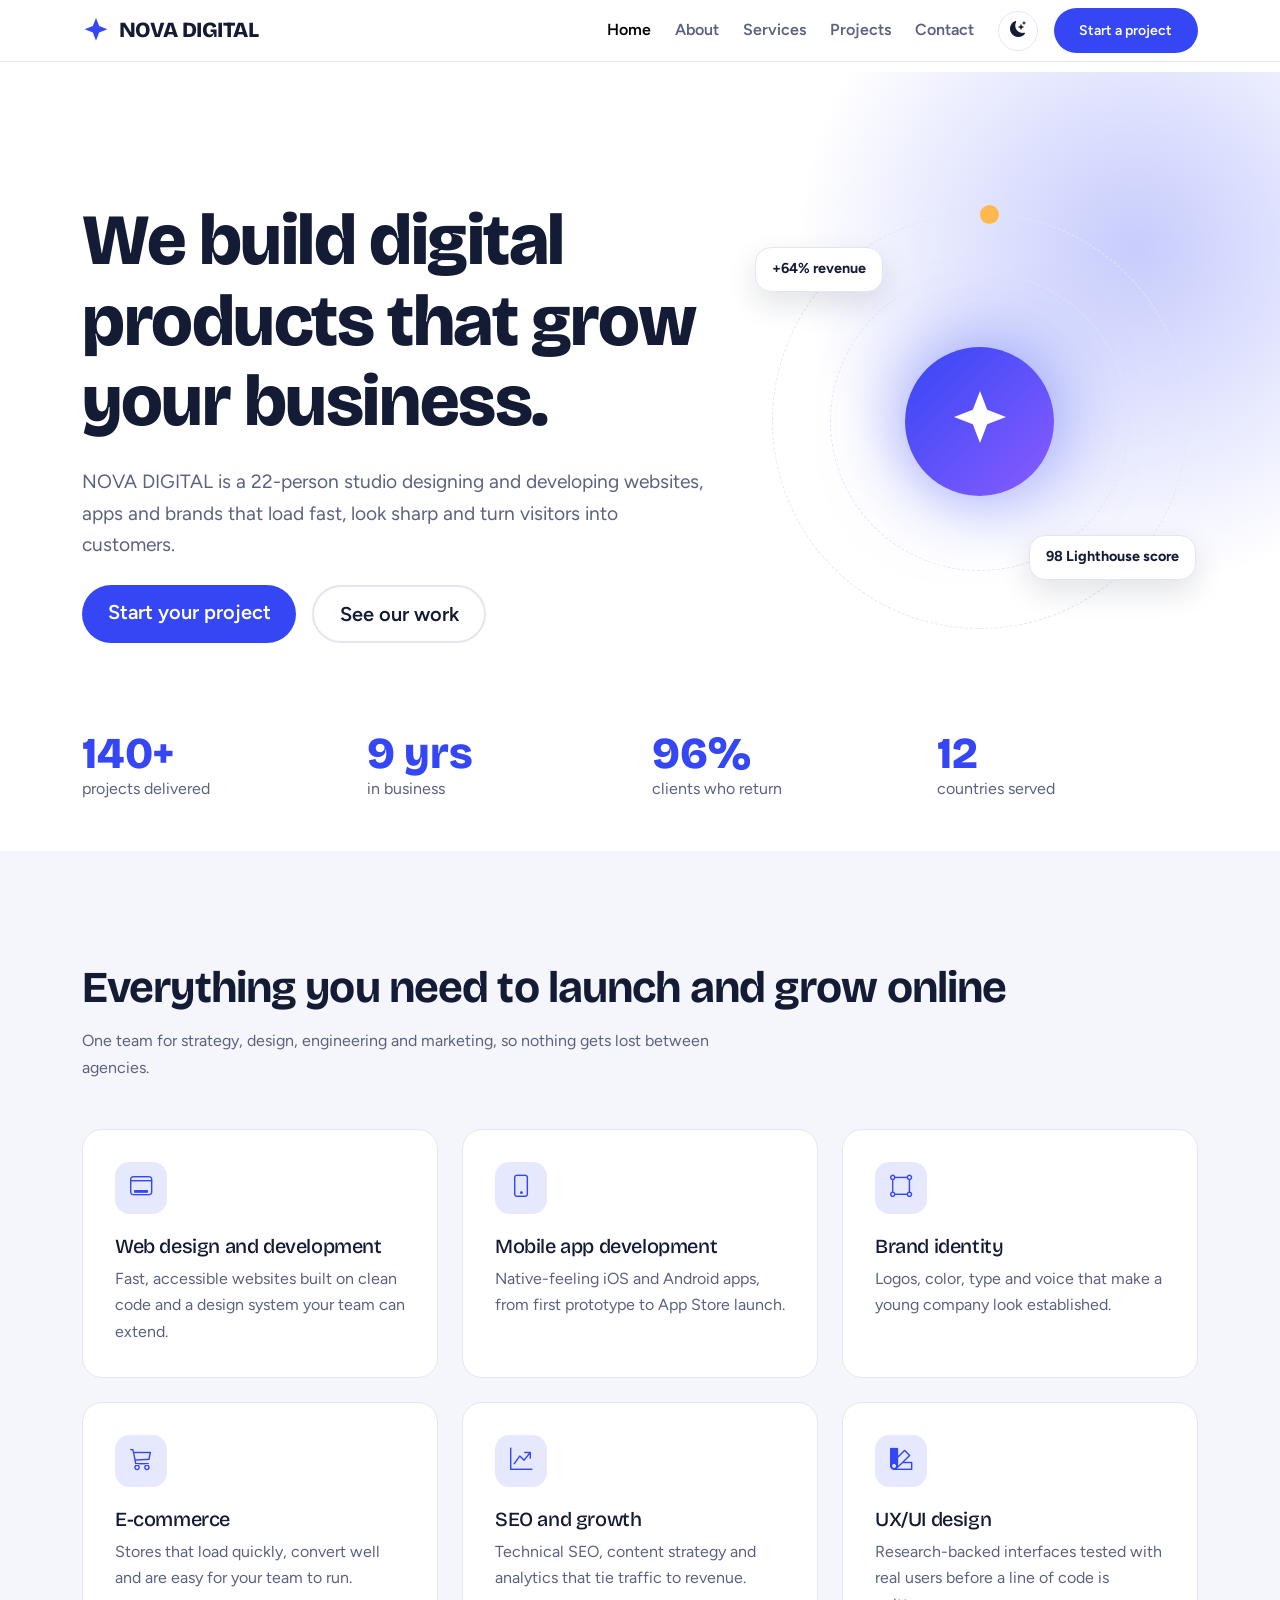
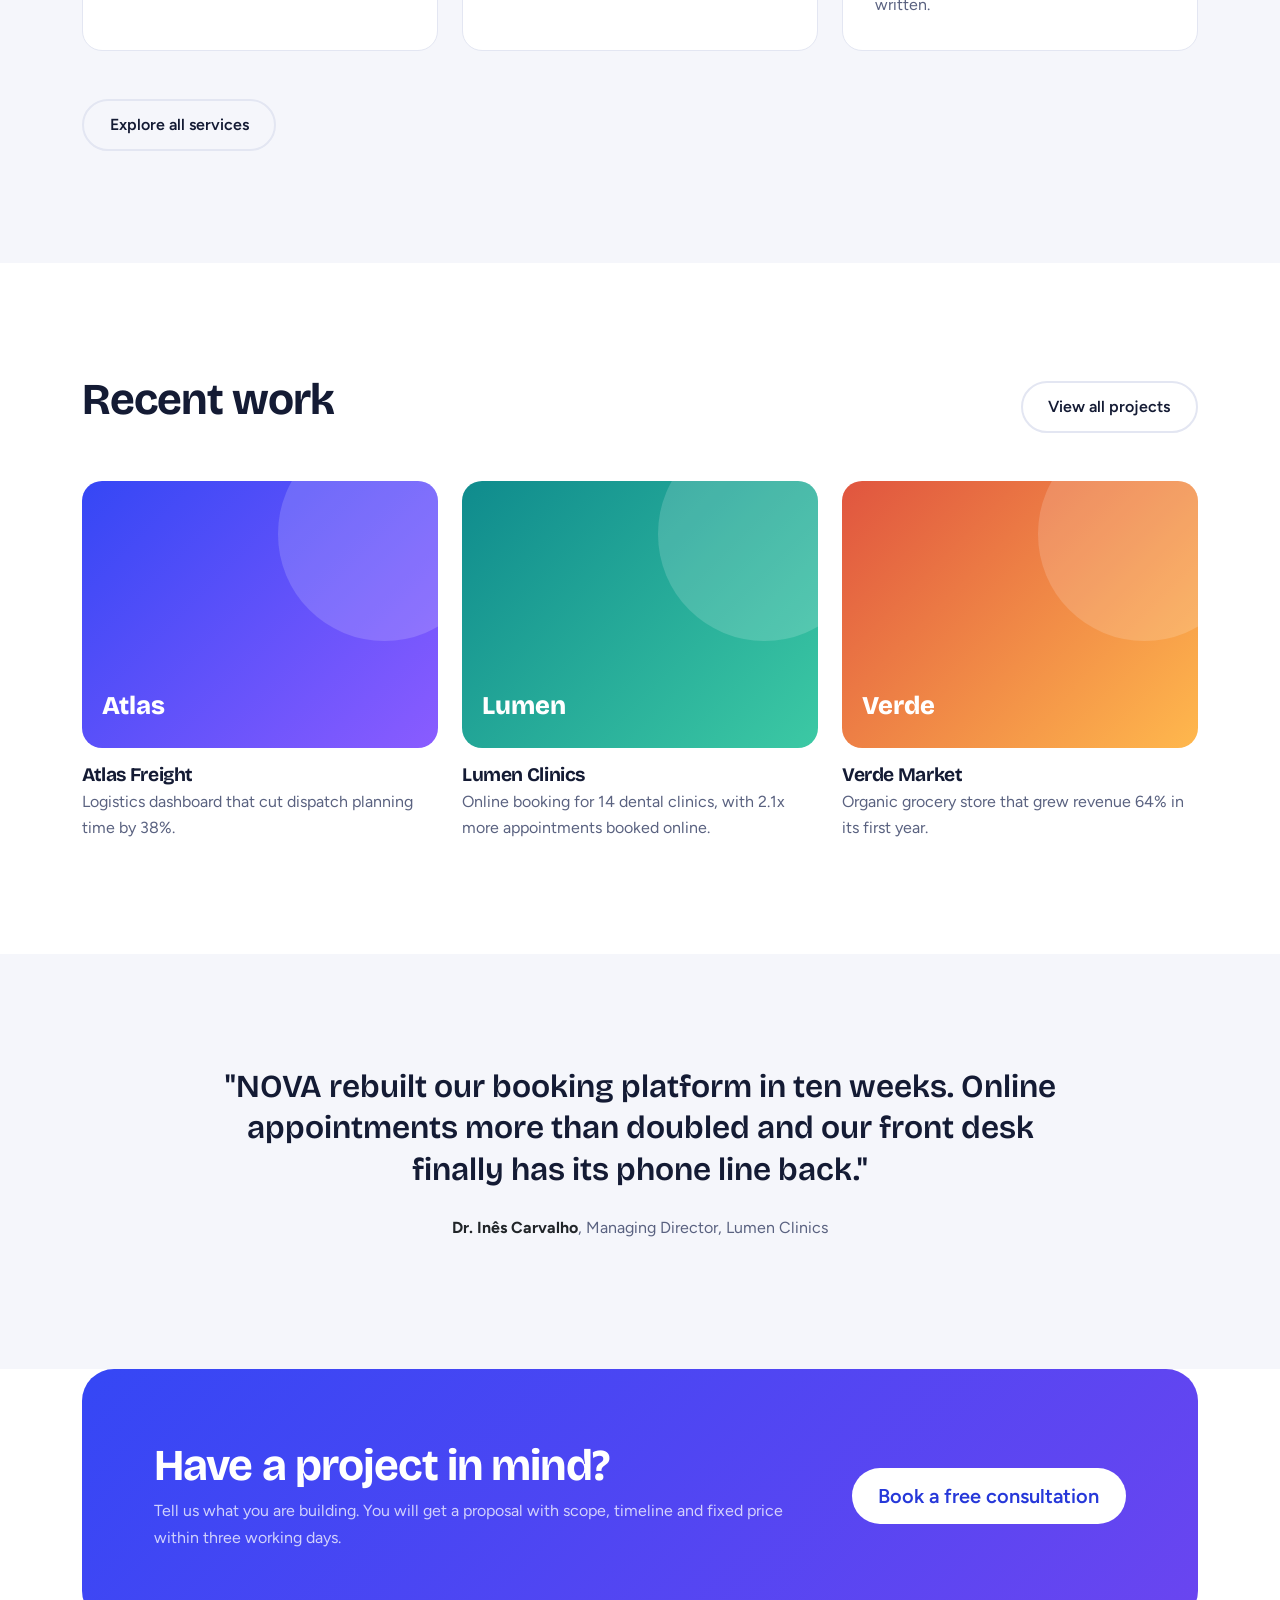
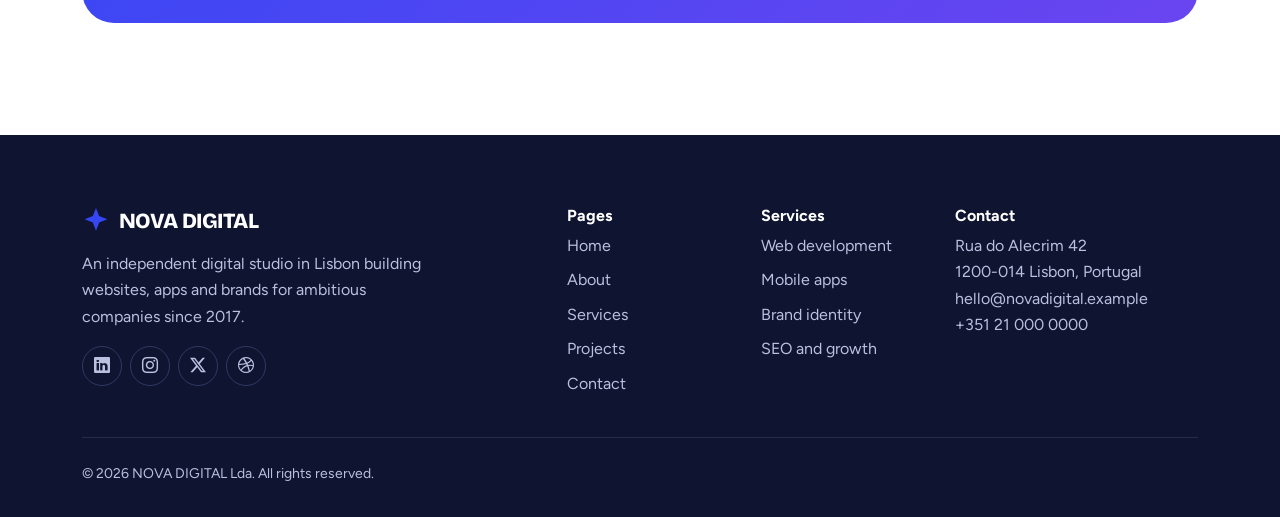
<file: index.html>
<!DOCTYPE html>
<html lang="en" data-bs-theme="light">
<head>
<meta charset="utf-8">
<meta name="viewport" content="width=device-width, initial-scale=1">
<title>NOVA DIGITAL | Web, App and Brand Studio in Lisbon</title>
<meta name="description" content="NOVA DIGITAL designs and builds fast websites, mobile apps and brands for ambitious companies. See our work and book a free consultation.">
<link rel="canonical" href="https://www.novadigital.example/">
<meta property="og:type" content="website"><meta property="og:site_name" content="NOVA DIGITAL"><meta property="og:title" content="NOVA DIGITAL | Web, App and Brand Studio in Lisbon"><meta property="og:description" content="NOVA DIGITAL designs and builds fast websites, mobile apps and brands for ambitious companies. See our work and book a free consultation."><meta property="og:url" content="https://www.novadigital.example/">
<meta name="theme-color" content="#3547f5">
<link rel="icon" href="data:image/svg+xml,%3Csvg xmlns='http://www.w3.org/2000/svg' viewBox='0 0 32 32'%3E%3Cpath fill='%233547f5' d='M16 1l3.6 9.4L29 14l-9.4 3.6L16 27l-3.6-9.4L3 14l9.4-3.6z'/%3E%3C/svg%3E">
<script>try{var t=localStorage.getItem("nd-theme")||(matchMedia("(prefers-color-scheme: dark)").matches?"dark":"light");document.documentElement.dataset.bsTheme=t}catch(e){}</script>
<link rel="preconnect" href="https://fonts.googleapis.com"><link rel="preconnect" href="https://fonts.gstatic.com" crossorigin>
<link href="https://fonts.googleapis.com/css2?family=Bricolage+Grotesque:opsz,wght@12..96,700;12..96,800&family=Figtree:wght@400;500;600;700&display=swap" rel="stylesheet">
<link href="https://cdn.jsdelivr.net/npm/bootstrap@5.3.3/dist/css/bootstrap.min.css" rel="stylesheet">
<link href="https://cdn.jsdelivr.net/npm/bootstrap-icons@1.11.3/font/bootstrap-icons.min.css" rel="stylesheet">
<link href="assets/css/style.css" rel="stylesheet">
<script type="application/ld+json">{"@context":"https://schema.org","@type":"Organization","name":"NOVA DIGITAL","url":"https://www.novadigital.example","email":"hello@novadigital.example","address":{"@type":"PostalAddress","streetAddress":"Rua do Alecrim 42","addressLocality":"Lisbon","addressCountry":"PT"}}</script>
</head>
<body>
<a class="skip-link" href="#main">Skip to main content</a>
<header>
<nav class="navbar navbar-expand-lg fixed-top" aria-label="Main navigation">
<div class="container">
<a class="navbar-brand" href="index.html"><svg width="28" height="28" viewBox="0 0 32 32" aria-hidden="true"><path fill="currentColor" d="M16 1l3.6 9.4L29 14l-9.4 3.6L16 27l-3.6-9.4L3 14l9.4-3.6z"/></svg>NOVA DIGITAL</a>
<button class="navbar-toggler border-0" type="button" data-bs-toggle="collapse" data-bs-target="#nav" aria-controls="nav" aria-expanded="false" aria-label="Toggle navigation"><span class="navbar-toggler-icon"></span></button>
<div class="collapse navbar-collapse" id="nav">
<ul class="navbar-nav ms-auto align-items-lg-center gap-lg-2">
<li class="nav-item"><a class="nav-link active" href="index.html" aria-current="page">Home</a></li><li class="nav-item"><a class="nav-link" href="about.html">About</a></li><li class="nav-item"><a class="nav-link" href="services.html">Services</a></li><li class="nav-item"><a class="nav-link" href="projects.html">Projects</a></li><li class="nav-item"><a class="nav-link" href="contact.html">Contact</a></li>
<li class="nav-item ms-lg-2 my-2 my-lg-0"><button id="themeToggle" class="theme-toggle" type="button" aria-label="Toggle dark mode" aria-pressed="false"><i class="bi bi-moon-stars-fill" aria-hidden="true"></i><i class="bi bi-sun-fill" aria-hidden="true"></i></button></li>
<li class="nav-item ms-lg-2"><a class="btn btn-nd btn-sm" href="contact.html">Start a project</a></li>
</ul></div></div></nav>
</header>
<main id="main" style="padding-top:4.5rem">

<section class="hero"><div class="container"><div class="row align-items-center g-5">
<div class="col-lg-7"><h1>We build digital products that grow your business.</h1>
<p class="hero-lead my-4">NOVA DIGITAL is a 22-person studio designing and developing websites, apps and brands that load fast, look sharp and turn visitors into customers.</p>
<div class="d-flex flex-wrap gap-3"><a class="btn btn-nd btn-lg" href="contact.html">Start your project</a><a class="btn btn-ghost btn-lg" href="projects.html">See our work</a></div></div>
<div class="col-lg-5 d-none d-md-block"><div class="hero-orbit" aria-hidden="true"><div class="ring"><span class="dot"></span></div><div class="ring r2"></div><div class="core"><svg width="64" height="64" viewBox="0 0 32 32"><path fill="currentColor" d="M16 1l3.6 9.4L29 14l-9.4 3.6L16 27l-3.6-9.4L3 14l9.4-3.6z"/></svg></div>
<span class="hero-badge" style="top:8%;left:-4%">+64% revenue</span><span class="hero-badge" style="bottom:12%;right:-2%">98 Lighthouse score</span></div></div>
</div></div></section>
<section class="pb-5"><div class="container"><div class="row g-4 text-center text-md-start">
<div class="col-6 col-md-3 stat"><strong>140+</strong><span class="text-muted-nd">projects delivered</span></div>
<div class="col-6 col-md-3 stat"><strong>9 yrs</strong><span class="text-muted-nd">in business</span></div>
<div class="col-6 col-md-3 stat"><strong>96%</strong><span class="text-muted-nd">clients who return</span></div>
<div class="col-6 col-md-3 stat"><strong>12</strong><span class="text-muted-nd">countries served</span></div></div></div></section>
<section class="section section-alt" aria-labelledby="svc"><div class="container">
<div class="mb-5 reveal"><h2 id="svc">Everything you need to launch and grow online</h2><p class="text-muted-nd mt-3">One team for strategy, design, engineering and marketing, so nothing gets lost between agencies.</p></div>
<div class="row g-4"><div class="col-md-6 col-lg-4 reveal"><article class="nd-card"><div class="icon-box"><i class="bi bi-window-desktop" aria-hidden="true"></i></div><h3 class="h5">Web design and development</h3><p class="text-muted-nd mb-0">Fast, accessible websites built on clean code and a design system your team can extend.</p></article></div><div class="col-md-6 col-lg-4 reveal"><article class="nd-card"><div class="icon-box"><i class="bi bi-phone" aria-hidden="true"></i></div><h3 class="h5">Mobile app development</h3><p class="text-muted-nd mb-0">Native-feeling iOS and Android apps, from first prototype to App Store launch.</p></article></div><div class="col-md-6 col-lg-4 reveal"><article class="nd-card"><div class="icon-box"><i class="bi bi-bounding-box-circles" aria-hidden="true"></i></div><h3 class="h5">Brand identity</h3><p class="text-muted-nd mb-0">Logos, color, type and voice that make a young company look established.</p></article></div><div class="col-md-6 col-lg-4 reveal"><article class="nd-card"><div class="icon-box"><i class="bi bi-cart3" aria-hidden="true"></i></div><h3 class="h5">E-commerce</h3><p class="text-muted-nd mb-0">Stores that load quickly, convert well and are easy for your team to run.</p></article></div><div class="col-md-6 col-lg-4 reveal"><article class="nd-card"><div class="icon-box"><i class="bi bi-graph-up-arrow" aria-hidden="true"></i></div><h3 class="h5">SEO and growth</h3><p class="text-muted-nd mb-0">Technical SEO, content strategy and analytics that tie traffic to revenue.</p></article></div><div class="col-md-6 col-lg-4 reveal"><article class="nd-card"><div class="icon-box"><i class="bi bi-palette2" aria-hidden="true"></i></div><h3 class="h5">UX/UI design</h3><p class="text-muted-nd mb-0">Research-backed interfaces tested with real users before a line of code is written.</p></article></div></div><div class="mt-5"><a class="btn btn-ghost" href="services.html">Explore all services</a></div></div></section>
<section class="section" aria-labelledby="work"><div class="container">
<div class="d-flex flex-wrap justify-content-between align-items-end gap-3 mb-5 reveal"><h2 id="work">Recent work</h2><a class="btn btn-ghost" href="projects.html">View all projects</a></div>
<div class="row g-4"><div class="col-md-6 col-lg-4 reveal" data-category="Web app"><a class="project" href="contact.html" aria-label="Atlas Freight: Logistics dashboard that cut dispatch planning time by 38%."><div class="thumb g1" aria-hidden="true">Atlas</div><h3>Atlas Freight</h3><p class="text-muted-nd mb-0">Logistics dashboard that cut dispatch planning time by 38%.</p></a></div><div class="col-md-6 col-lg-4 reveal" data-category="Web"><a class="project" href="contact.html" aria-label="Lumen Clinics: Online booking for 14 dental clinics, with 2.1x more appointments booked online."><div class="thumb g2" aria-hidden="true">Lumen</div><h3>Lumen Clinics</h3><p class="text-muted-nd mb-0">Online booking for 14 dental clinics, with 2.1x more appointments booked online.</p></a></div><div class="col-md-6 col-lg-4 reveal" data-category="E-commerce"><a class="project" href="contact.html" aria-label="Verde Market: Organic grocery store that grew revenue 64% in its first year."><div class="thumb g3" aria-hidden="true">Verde</div><h3>Verde Market</h3><p class="text-muted-nd mb-0">Organic grocery store that grew revenue 64% in its first year.</p></a></div></div></div></section>
<section class="section section-alt"><div class="container"><figure class="mx-auto text-center reveal" style="max-width:52rem"><blockquote class="quote">"NOVA rebuilt our booking platform in ten weeks. Online appointments more than doubled and our front desk finally has its phone line back."</blockquote><figcaption class="mt-4 text-muted-nd"><strong class="text-body">Dr. Inês Carvalho</strong>, Managing Director, Lumen Clinics</figcaption></figure></div></section>
<section class="section pt-0"><div class="container"><div class="cta-band reveal"><div class="row align-items-center g-4"><div class="col-lg-8"><h2>Have a project in mind?</h2><p class="mb-0 opacity-75">Tell us what you are building. You will get a proposal with scope, timeline and fixed price within three working days.</p></div><div class="col-lg-4 text-lg-end"><a class="btn btn-lg" href="contact.html">Book a free consultation</a></div></div></div></div></section></main>
<footer class="footer">
<div class="container"><div class="row g-5">
<div class="col-lg-4"><a class="navbar-brand mb-3" href="index.html"><svg width="28" height="28" viewBox="0 0 32 32" aria-hidden="true"><path fill="currentColor" d="M16 1l3.6 9.4L29 14l-9.4 3.6L16 27l-3.6-9.4L3 14l9.4-3.6z"/></svg>NOVA DIGITAL</a><p>An independent digital studio in Lisbon building websites, apps and brands for ambitious companies since 2017.</p>
<div class="social"><a href="https://linkedin.com" aria-label="NOVA DIGITAL on LinkedIn"><i class="bi bi-linkedin"></i></a><a href="https://instagram.com" aria-label="NOVA DIGITAL on Instagram"><i class="bi bi-instagram"></i></a><a href="https://x.com" aria-label="NOVA DIGITAL on X"><i class="bi bi-twitter-x"></i></a><a href="https://dribbble.com" aria-label="NOVA DIGITAL on Dribbble"><i class="bi bi-dribbble"></i></a></div></div>
<div class="col-6 col-lg-2 offset-lg-1"><h2>Pages</h2><ul class="list-unstyled"><li class="mb-2"><a href="index.html">Home</a></li><li class="mb-2"><a href="about.html">About</a></li><li class="mb-2"><a href="services.html">Services</a></li><li class="mb-2"><a href="projects.html">Projects</a></li><li class="mb-2"><a href="contact.html">Contact</a></li></ul></div>
<div class="col-6 col-lg-2"><h2>Services</h2><ul class="list-unstyled"><li class="mb-2"><a href="services.html">Web development</a></li><li class="mb-2"><a href="services.html">Mobile apps</a></li><li class="mb-2"><a href="services.html">Brand identity</a></li><li class="mb-2"><a href="services.html">SEO and growth</a></li></ul></div>
<div class="col-lg-3"><h2>Contact</h2><address class="mb-0">Rua do Alecrim 42<br>1200-014 Lisbon, Portugal<br><a href="mailto:hello@novadigital.example">hello@novadigital.example</a><br><a href="tel:+351210000000">+351 21 000 0000</a></address></div>
</div><hr class="my-4 border-secondary"><p class="small mb-0">&copy; <span id="year">2026</span> NOVA DIGITAL Lda. All rights reserved.</p></div>
</footer>
<script src="https://cdn.jsdelivr.net/npm/bootstrap@5.3.3/dist/js/bootstrap.bundle.min.js" defer></script>
<script src="assets/js/main.js" defer></script>
</body>
</html>
</file>
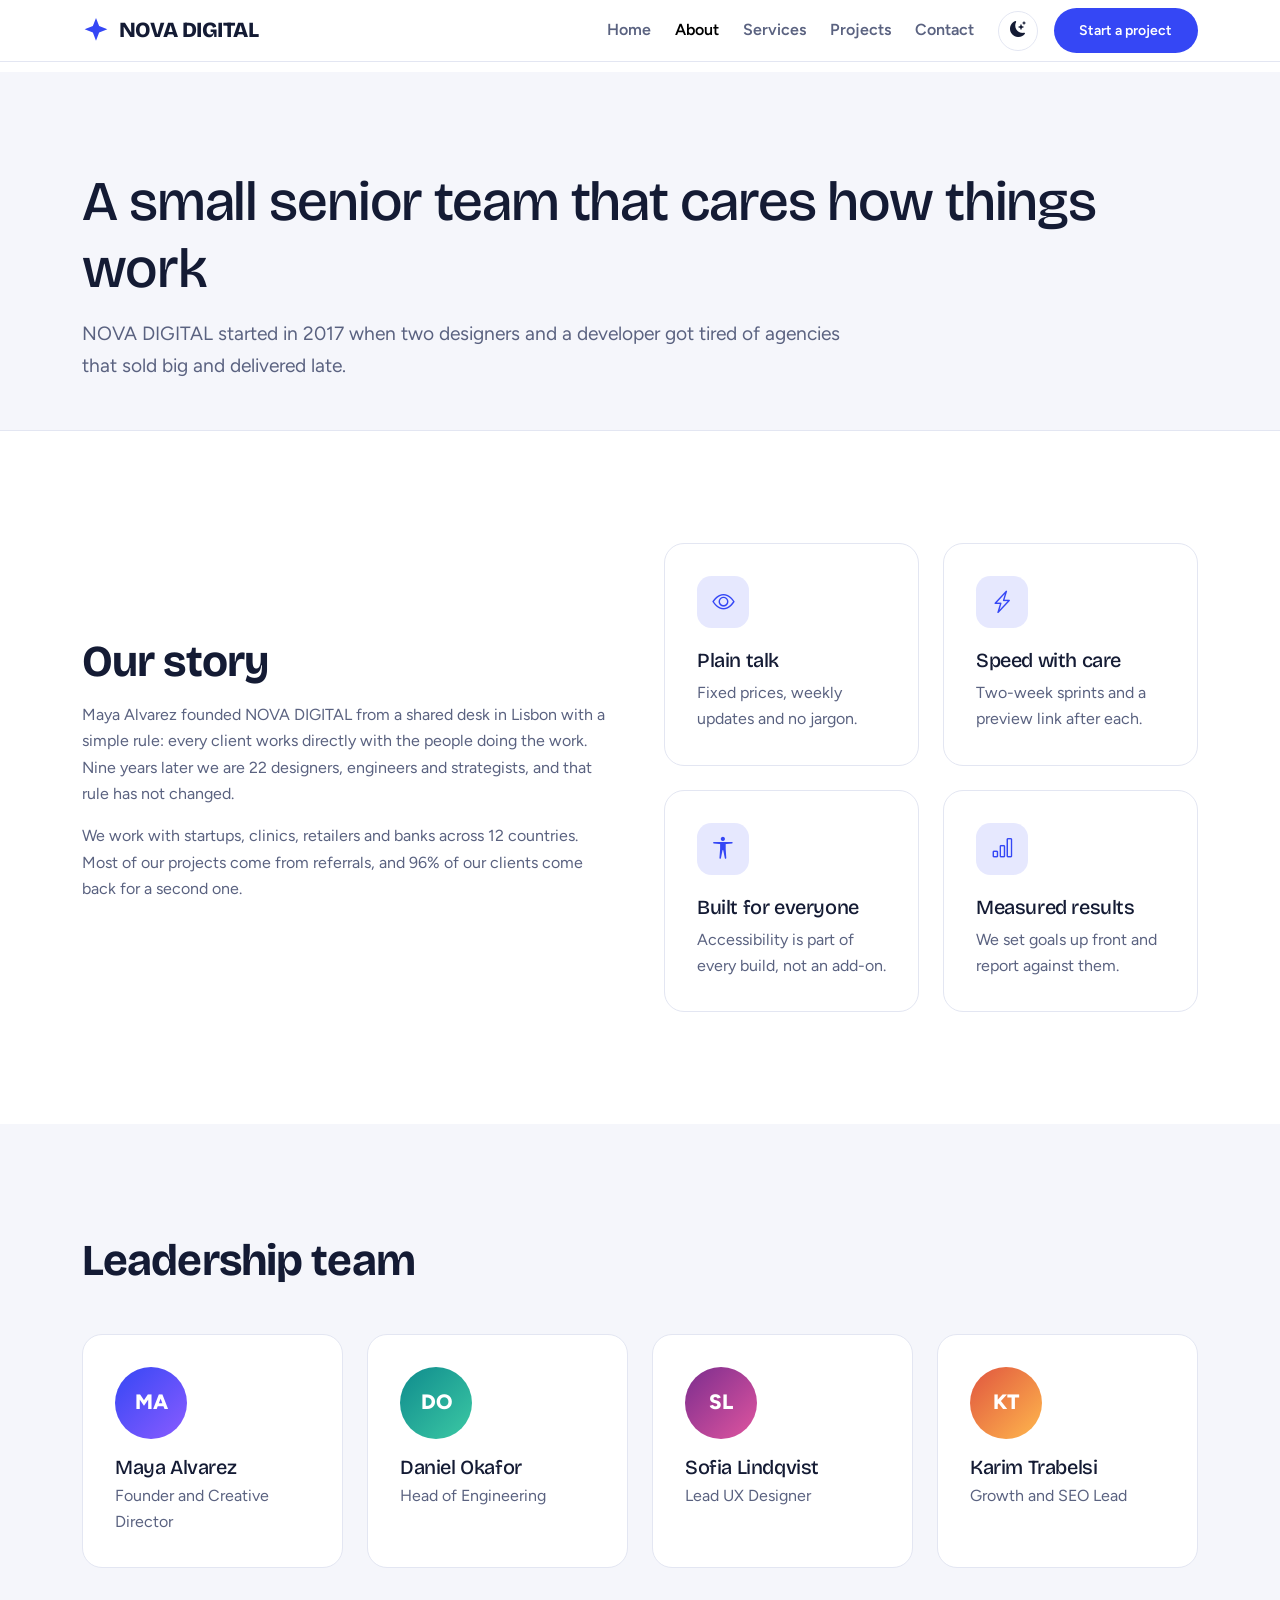
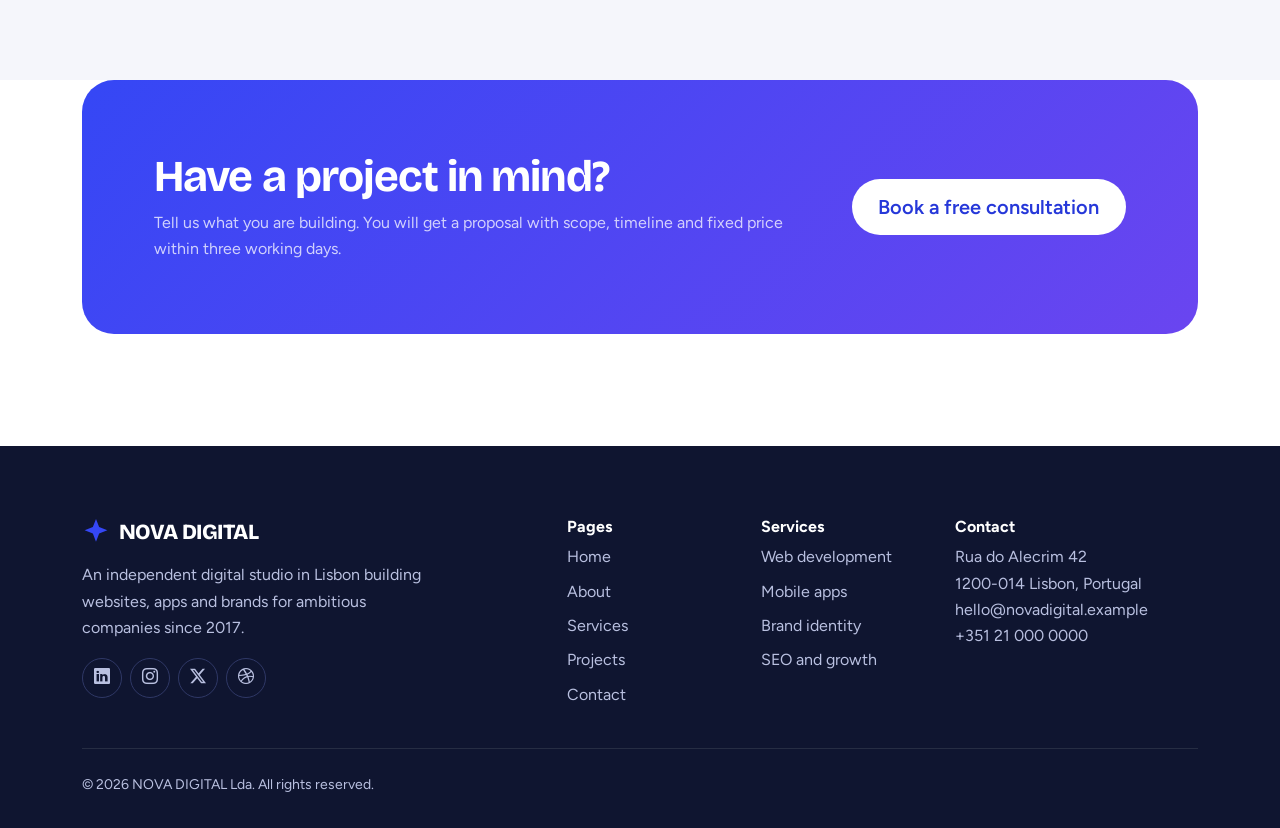
<file: about.html>
<!DOCTYPE html>
<html lang="en" data-bs-theme="light">
<head>
<meta charset="utf-8">
<meta name="viewport" content="width=device-width, initial-scale=1">
<title>About NOVA DIGITAL | Our Story and Team</title>
<meta name="description" content="Meet the Lisbon studio behind 140+ websites, apps and brands. Learn how NOVA DIGITAL works and who you will be working with.">
<link rel="canonical" href="https://www.novadigital.example/about.html">
<meta property="og:type" content="website"><meta property="og:site_name" content="NOVA DIGITAL"><meta property="og:title" content="About NOVA DIGITAL | Our Story and Team"><meta property="og:description" content="Meet the Lisbon studio behind 140+ websites, apps and brands. Learn how NOVA DIGITAL works and who you will be working with."><meta property="og:url" content="https://www.novadigital.example/about.html">
<meta name="theme-color" content="#3547f5">
<link rel="icon" href="data:image/svg+xml,%3Csvg xmlns='http://www.w3.org/2000/svg' viewBox='0 0 32 32'%3E%3Cpath fill='%233547f5' d='M16 1l3.6 9.4L29 14l-9.4 3.6L16 27l-3.6-9.4L3 14l9.4-3.6z'/%3E%3C/svg%3E">
<script>try{var t=localStorage.getItem("nd-theme")||(matchMedia("(prefers-color-scheme: dark)").matches?"dark":"light");document.documentElement.dataset.bsTheme=t}catch(e){}</script>
<link rel="preconnect" href="https://fonts.googleapis.com"><link rel="preconnect" href="https://fonts.gstatic.com" crossorigin>
<link href="https://fonts.googleapis.com/css2?family=Bricolage+Grotesque:opsz,wght@12..96,700;12..96,800&family=Figtree:wght@400;500;600;700&display=swap" rel="stylesheet">
<link href="https://cdn.jsdelivr.net/npm/bootstrap@5.3.3/dist/css/bootstrap.min.css" rel="stylesheet">
<link href="https://cdn.jsdelivr.net/npm/bootstrap-icons@1.11.3/font/bootstrap-icons.min.css" rel="stylesheet">
<link href="assets/css/style.css" rel="stylesheet">
<script type="application/ld+json">{"@context":"https://schema.org","@type":"Organization","name":"NOVA DIGITAL","url":"https://www.novadigital.example","email":"hello@novadigital.example","address":{"@type":"PostalAddress","streetAddress":"Rua do Alecrim 42","addressLocality":"Lisbon","addressCountry":"PT"}}</script>
</head>
<body>
<a class="skip-link" href="#main">Skip to main content</a>
<header>
<nav class="navbar navbar-expand-lg fixed-top" aria-label="Main navigation">
<div class="container">
<a class="navbar-brand" href="index.html"><svg width="28" height="28" viewBox="0 0 32 32" aria-hidden="true"><path fill="currentColor" d="M16 1l3.6 9.4L29 14l-9.4 3.6L16 27l-3.6-9.4L3 14l9.4-3.6z"/></svg>NOVA DIGITAL</a>
<button class="navbar-toggler border-0" type="button" data-bs-toggle="collapse" data-bs-target="#nav" aria-controls="nav" aria-expanded="false" aria-label="Toggle navigation"><span class="navbar-toggler-icon"></span></button>
<div class="collapse navbar-collapse" id="nav">
<ul class="navbar-nav ms-auto align-items-lg-center gap-lg-2">
<li class="nav-item"><a class="nav-link" href="index.html">Home</a></li><li class="nav-item"><a class="nav-link active" href="about.html" aria-current="page">About</a></li><li class="nav-item"><a class="nav-link" href="services.html">Services</a></li><li class="nav-item"><a class="nav-link" href="projects.html">Projects</a></li><li class="nav-item"><a class="nav-link" href="contact.html">Contact</a></li>
<li class="nav-item ms-lg-2 my-2 my-lg-0"><button id="themeToggle" class="theme-toggle" type="button" aria-label="Toggle dark mode" aria-pressed="false"><i class="bi bi-moon-stars-fill" aria-hidden="true"></i><i class="bi bi-sun-fill" aria-hidden="true"></i></button></li>
<li class="nav-item ms-lg-2"><a class="btn btn-nd btn-sm" href="contact.html">Start a project</a></li>
</ul></div></div></nav>
</header>
<main id="main" style="padding-top:4.5rem">
<section class="page-header"><div class="container"><h1 class="h1" style="font-size:clamp(2.2rem,5vw,3.5rem)">A small senior team that cares how things work</h1><p class="hero-lead mt-3 mb-0">NOVA DIGITAL started in 2017 when two designers and a developer got tired of agencies that sold big and delivered late.</p></div></section>
<section class="section"><div class="container"><div class="row g-5 align-items-center">
<div class="col-lg-6 reveal"><h2>Our story</h2><p class="mt-3 text-muted-nd">Maya Alvarez founded NOVA DIGITAL from a shared desk in Lisbon with a simple rule: every client works directly with the people doing the work. Nine years later we are 22 designers, engineers and strategists, and that rule has not changed.</p><p class="text-muted-nd">We work with startups, clinics, retailers and banks across 12 countries. Most of our projects come from referrals, and 96% of our clients come back for a second one.</p></div>
<div class="col-lg-6"><div class="row g-4">
<div class="col-sm-6 reveal"><div class="nd-card"><i class="bi bi-eye icon-box" aria-hidden="true"></i><h3 class="h5">Plain talk</h3><p class="text-muted-nd mb-0">Fixed prices, weekly updates and no jargon.</p></div></div>
<div class="col-sm-6 reveal"><div class="nd-card"><i class="bi bi-lightning-charge icon-box" aria-hidden="true"></i><h3 class="h5">Speed with care</h3><p class="text-muted-nd mb-0">Two-week sprints and a preview link after each.</p></div></div>
<div class="col-sm-6 reveal"><div class="nd-card"><i class="bi bi-universal-access icon-box" aria-hidden="true"></i><h3 class="h5">Built for everyone</h3><p class="text-muted-nd mb-0">Accessibility is part of every build, not an add-on.</p></div></div>
<div class="col-sm-6 reveal"><div class="nd-card"><i class="bi bi-bar-chart icon-box" aria-hidden="true"></i><h3 class="h5">Measured results</h3><p class="text-muted-nd mb-0">We set goals up front and report against them.</p></div></div>
</div></div></div></div></section>
<section class="section section-alt" aria-labelledby="team"><div class="container"><h2 id="team" class="mb-5 reveal">Leadership team</h2><div class="row g-4">
<div class="col-sm-6 col-lg-3 reveal"><div class="nd-card"><div class="avatar g1" aria-hidden="true">MA</div><h3 class="h5 mb-1">Maya Alvarez</h3><p class="text-muted-nd mb-0">Founder and Creative Director</p></div></div><div class="col-sm-6 col-lg-3 reveal"><div class="nd-card"><div class="avatar g2" aria-hidden="true">DO</div><h3 class="h5 mb-1">Daniel Okafor</h3><p class="text-muted-nd mb-0">Head of Engineering</p></div></div><div class="col-sm-6 col-lg-3 reveal"><div class="nd-card"><div class="avatar g5" aria-hidden="true">SL</div><h3 class="h5 mb-1">Sofia Lindqvist</h3><p class="text-muted-nd mb-0">Lead UX Designer</p></div></div><div class="col-sm-6 col-lg-3 reveal"><div class="nd-card"><div class="avatar g3" aria-hidden="true">KT</div><h3 class="h5 mb-1">Karim Trabelsi</h3><p class="text-muted-nd mb-0">Growth and SEO Lead</p></div></div>
</div></div></section>
<section class="section pt-0"><div class="container"><div class="cta-band reveal"><div class="row align-items-center g-4"><div class="col-lg-8"><h2>Have a project in mind?</h2><p class="mb-0 opacity-75">Tell us what you are building. You will get a proposal with scope, timeline and fixed price within three working days.</p></div><div class="col-lg-4 text-lg-end"><a class="btn btn-lg" href="contact.html">Book a free consultation</a></div></div></div></div></section></main>
<footer class="footer">
<div class="container"><div class="row g-5">
<div class="col-lg-4"><a class="navbar-brand mb-3" href="index.html"><svg width="28" height="28" viewBox="0 0 32 32" aria-hidden="true"><path fill="currentColor" d="M16 1l3.6 9.4L29 14l-9.4 3.6L16 27l-3.6-9.4L3 14l9.4-3.6z"/></svg>NOVA DIGITAL</a><p>An independent digital studio in Lisbon building websites, apps and brands for ambitious companies since 2017.</p>
<div class="social"><a href="https://linkedin.com" aria-label="NOVA DIGITAL on LinkedIn"><i class="bi bi-linkedin"></i></a><a href="https://instagram.com" aria-label="NOVA DIGITAL on Instagram"><i class="bi bi-instagram"></i></a><a href="https://x.com" aria-label="NOVA DIGITAL on X"><i class="bi bi-twitter-x"></i></a><a href="https://dribbble.com" aria-label="NOVA DIGITAL on Dribbble"><i class="bi bi-dribbble"></i></a></div></div>
<div class="col-6 col-lg-2 offset-lg-1"><h2>Pages</h2><ul class="list-unstyled"><li class="mb-2"><a href="index.html">Home</a></li><li class="mb-2"><a href="about.html">About</a></li><li class="mb-2"><a href="services.html">Services</a></li><li class="mb-2"><a href="projects.html">Projects</a></li><li class="mb-2"><a href="contact.html">Contact</a></li></ul></div>
<div class="col-6 col-lg-2"><h2>Services</h2><ul class="list-unstyled"><li class="mb-2"><a href="services.html">Web development</a></li><li class="mb-2"><a href="services.html">Mobile apps</a></li><li class="mb-2"><a href="services.html">Brand identity</a></li><li class="mb-2"><a href="services.html">SEO and growth</a></li></ul></div>
<div class="col-lg-3"><h2>Contact</h2><address class="mb-0">Rua do Alecrim 42<br>1200-014 Lisbon, Portugal<br><a href="mailto:hello@novadigital.example">hello@novadigital.example</a><br><a href="tel:+351210000000">+351 21 000 0000</a></address></div>
</div><hr class="my-4 border-secondary"><p class="small mb-0">&copy; <span id="year">2026</span> NOVA DIGITAL Lda. All rights reserved.</p></div>
</footer>
<script src="https://cdn.jsdelivr.net/npm/bootstrap@5.3.3/dist/js/bootstrap.bundle.min.js" defer></script>
<script src="assets/js/main.js" defer></script>
</body>
</html>
</file>
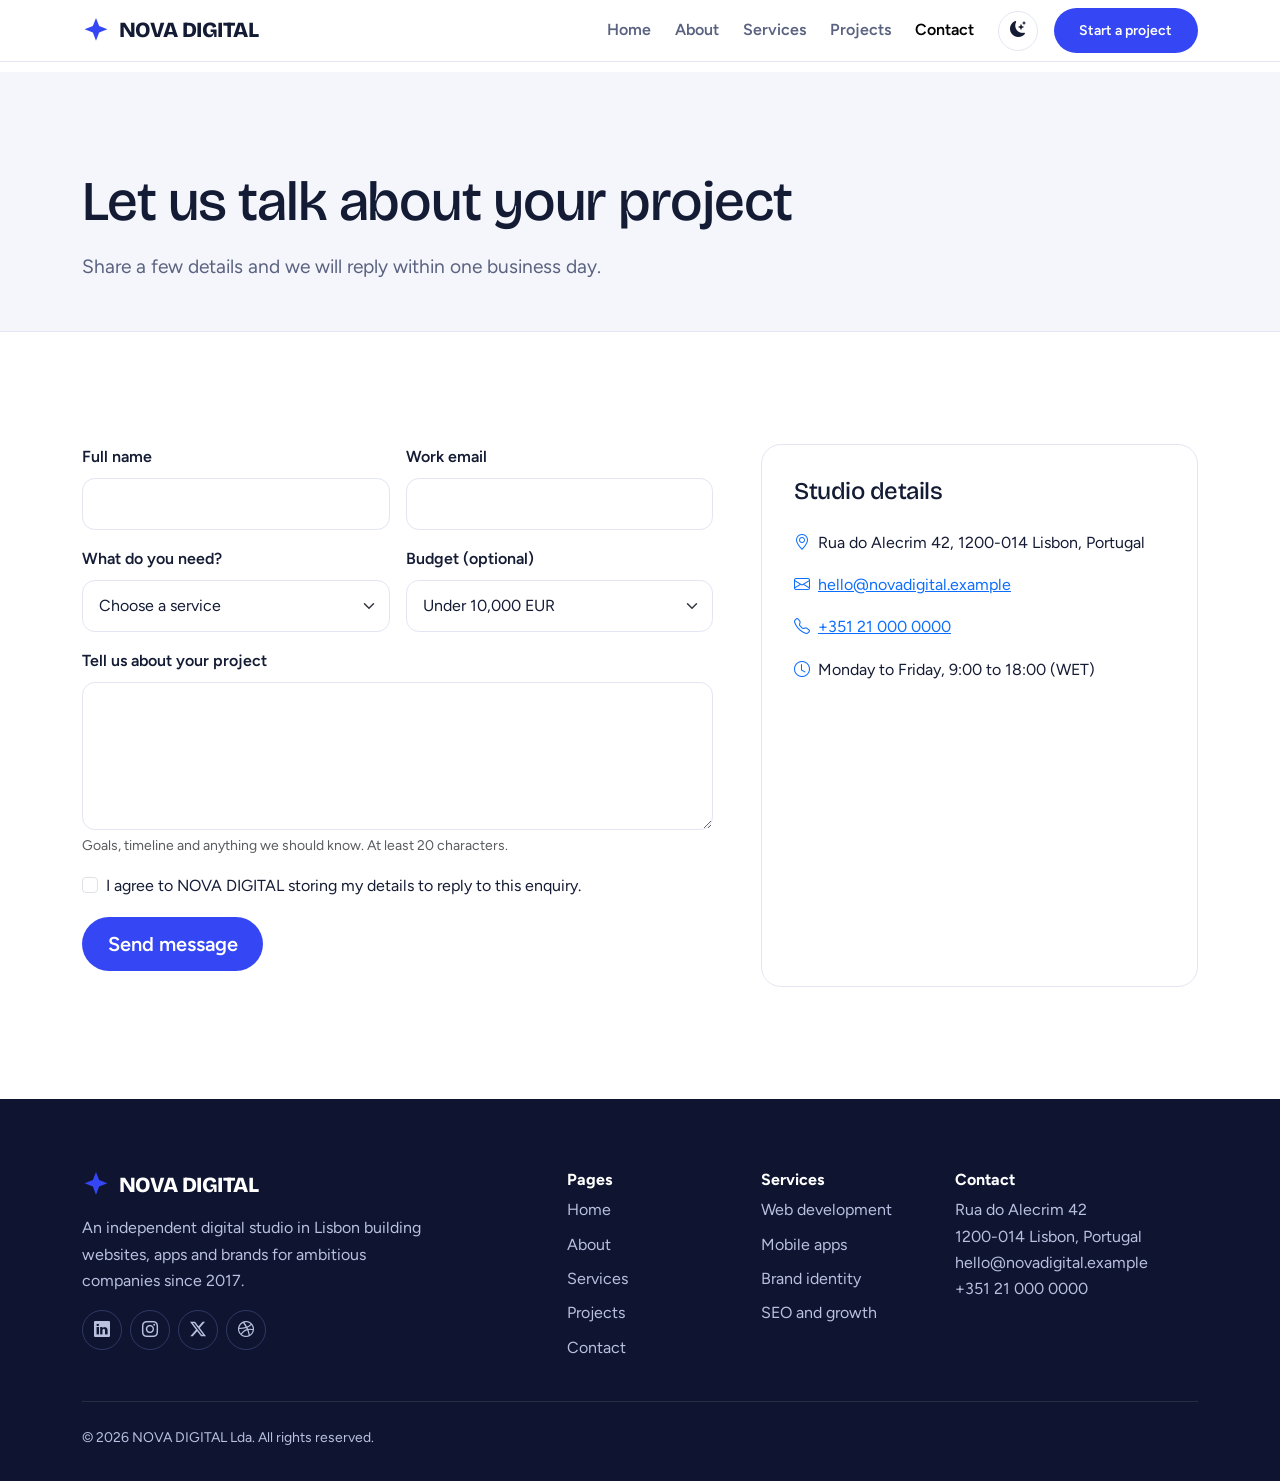
<file: contact.html>
<!DOCTYPE html>
<html lang="en" data-bs-theme="light">
<head>
<meta charset="utf-8">
<meta name="viewport" content="width=device-width, initial-scale=1">
<title>Contact NOVA DIGITAL | Start a Project</title>
<meta name="description" content="Tell us about your project and get a fixed-price proposal within three working days. Email, call or visit our Lisbon studio.">
<link rel="canonical" href="https://www.novadigital.example/contact.html">
<meta property="og:type" content="website"><meta property="og:site_name" content="NOVA DIGITAL"><meta property="og:title" content="Contact NOVA DIGITAL | Start a Project"><meta property="og:description" content="Tell us about your project and get a fixed-price proposal within three working days. Email, call or visit our Lisbon studio."><meta property="og:url" content="https://www.novadigital.example/contact.html">
<meta name="theme-color" content="#3547f5">
<link rel="icon" href="data:image/svg+xml,%3Csvg xmlns='http://www.w3.org/2000/svg' viewBox='0 0 32 32'%3E%3Cpath fill='%233547f5' d='M16 1l3.6 9.4L29 14l-9.4 3.6L16 27l-3.6-9.4L3 14l9.4-3.6z'/%3E%3C/svg%3E">
<script>try{var t=localStorage.getItem("nd-theme")||(matchMedia("(prefers-color-scheme: dark)").matches?"dark":"light");document.documentElement.dataset.bsTheme=t}catch(e){}</script>
<link rel="preconnect" href="https://fonts.googleapis.com"><link rel="preconnect" href="https://fonts.gstatic.com" crossorigin>
<link href="https://fonts.googleapis.com/css2?family=Bricolage+Grotesque:opsz,wght@12..96,700;12..96,800&family=Figtree:wght@400;500;600;700&display=swap" rel="stylesheet">
<link href="https://cdn.jsdelivr.net/npm/bootstrap@5.3.3/dist/css/bootstrap.min.css" rel="stylesheet">
<link href="https://cdn.jsdelivr.net/npm/bootstrap-icons@1.11.3/font/bootstrap-icons.min.css" rel="stylesheet">
<link href="assets/css/style.css" rel="stylesheet">
<script type="application/ld+json">{"@context":"https://schema.org","@type":"Organization","name":"NOVA DIGITAL","url":"https://www.novadigital.example","email":"hello@novadigital.example","address":{"@type":"PostalAddress","streetAddress":"Rua do Alecrim 42","addressLocality":"Lisbon","addressCountry":"PT"}}</script>
</head>
<body>
<a class="skip-link" href="#main">Skip to main content</a>
<header>
<nav class="navbar navbar-expand-lg fixed-top" aria-label="Main navigation">
<div class="container">
<a class="navbar-brand" href="index.html"><svg width="28" height="28" viewBox="0 0 32 32" aria-hidden="true"><path fill="currentColor" d="M16 1l3.6 9.4L29 14l-9.4 3.6L16 27l-3.6-9.4L3 14l9.4-3.6z"/></svg>NOVA DIGITAL</a>
<button class="navbar-toggler border-0" type="button" data-bs-toggle="collapse" data-bs-target="#nav" aria-controls="nav" aria-expanded="false" aria-label="Toggle navigation"><span class="navbar-toggler-icon"></span></button>
<div class="collapse navbar-collapse" id="nav">
<ul class="navbar-nav ms-auto align-items-lg-center gap-lg-2">
<li class="nav-item"><a class="nav-link" href="index.html">Home</a></li><li class="nav-item"><a class="nav-link" href="about.html">About</a></li><li class="nav-item"><a class="nav-link" href="services.html">Services</a></li><li class="nav-item"><a class="nav-link" href="projects.html">Projects</a></li><li class="nav-item"><a class="nav-link active" href="contact.html" aria-current="page">Contact</a></li>
<li class="nav-item ms-lg-2 my-2 my-lg-0"><button id="themeToggle" class="theme-toggle" type="button" aria-label="Toggle dark mode" aria-pressed="false"><i class="bi bi-moon-stars-fill" aria-hidden="true"></i><i class="bi bi-sun-fill" aria-hidden="true"></i></button></li>
<li class="nav-item ms-lg-2"><a class="btn btn-nd btn-sm" href="contact.html">Start a project</a></li>
</ul></div></div></nav>
</header>
<main id="main" style="padding-top:4.5rem">
<section class="page-header"><div class="container"><h1 class="h1" style="font-size:clamp(2.2rem,5vw,3.5rem)">Let us talk about your project</h1><p class="hero-lead mt-3 mb-0">Share a few details and we will reply within one business day.</p></div></section>
<section class="section"><div class="container"><div class="row g-5">
<div class="col-lg-7"><form id="contactForm" class="needs-validation" novalidate>
<div class="row g-3">
<div class="col-md-6"><label for="name" class="form-label fw-semibold">Full name</label><input type="text" class="form-control" id="name" name="name" autocomplete="name" required minlength="2"><div class="invalid-feedback">Enter your full name.</div></div>
<div class="col-md-6"><label for="email" class="form-label fw-semibold">Work email</label><input type="email" class="form-control" id="email" name="email" autocomplete="email" required><div class="invalid-feedback">Enter a valid email address, like name@company.com.</div></div>
<div class="col-md-6"><label for="service" class="form-label fw-semibold">What do you need?</label><select class="form-select" id="service" name="service" required><option value="">Choose a service</option><option>Website</option><option>Mobile app</option><option>Brand identity</option><option>E-commerce</option><option>SEO and growth</option><option>Not sure yet</option></select><div class="invalid-feedback">Choose the service closest to your project.</div></div>
<div class="col-md-6"><label for="budget" class="form-label fw-semibold">Budget (optional)</label><select class="form-select" id="budget" name="budget"><option>Under 10,000 EUR</option><option>10,000 to 30,000 EUR</option><option>30,000 to 80,000 EUR</option><option>Over 80,000 EUR</option></select></div>
<div class="col-12"><label for="message" class="form-label fw-semibold">Tell us about your project</label><textarea class="form-control" id="message" name="message" rows="5" required minlength="20" aria-describedby="msgHelp"></textarea><div id="msgHelp" class="form-text">Goals, timeline and anything we should know. At least 20 characters.</div><div class="invalid-feedback">Write at least 20 characters so we can prepare a useful reply.</div></div>
<div class="col-12"><div class="form-check"><input class="form-check-input" type="checkbox" id="consent" required><label class="form-check-label" for="consent">I agree to NOVA DIGITAL storing my details to reply to this enquiry.</label><div class="invalid-feedback">Please confirm to send your message.</div></div></div>
<div class="col-12"><button class="btn btn-nd btn-lg" type="submit">Send message</button></div></div>
<p id="formStatus" class="mt-3" role="status" aria-live="polite"></p></form></div>
<aside class="col-lg-5"><div class="nd-card"><h2 class="h4 mb-4">Studio details</h2>
<p class="mb-3"><i class="bi bi-geo-alt text-primary me-2" aria-hidden="true"></i>Rua do Alecrim 42, 1200-014 Lisbon, Portugal</p>
<p class="mb-3"><i class="bi bi-envelope text-primary me-2" aria-hidden="true"></i><a href="mailto:hello@novadigital.example">hello@novadigital.example</a></p>
<p class="mb-3"><i class="bi bi-telephone text-primary me-2" aria-hidden="true"></i><a href="tel:+351210000000">+351 21 000 0000</a></p>
<p class="mb-0"><i class="bi bi-clock text-primary me-2" aria-hidden="true"></i>Monday to Friday, 9:00 to 18:00 (WET)</p></div></aside>
</div></div></section>
</main>
<footer class="footer">
<div class="container"><div class="row g-5">
<div class="col-lg-4"><a class="navbar-brand mb-3" href="index.html"><svg width="28" height="28" viewBox="0 0 32 32" aria-hidden="true"><path fill="currentColor" d="M16 1l3.6 9.4L29 14l-9.4 3.6L16 27l-3.6-9.4L3 14l9.4-3.6z"/></svg>NOVA DIGITAL</a><p>An independent digital studio in Lisbon building websites, apps and brands for ambitious companies since 2017.</p>
<div class="social"><a href="https://linkedin.com" aria-label="NOVA DIGITAL on LinkedIn"><i class="bi bi-linkedin"></i></a><a href="https://instagram.com" aria-label="NOVA DIGITAL on Instagram"><i class="bi bi-instagram"></i></a><a href="https://x.com" aria-label="NOVA DIGITAL on X"><i class="bi bi-twitter-x"></i></a><a href="https://dribbble.com" aria-label="NOVA DIGITAL on Dribbble"><i class="bi bi-dribbble"></i></a></div></div>
<div class="col-6 col-lg-2 offset-lg-1"><h2>Pages</h2><ul class="list-unstyled"><li class="mb-2"><a href="index.html">Home</a></li><li class="mb-2"><a href="about.html">About</a></li><li class="mb-2"><a href="services.html">Services</a></li><li class="mb-2"><a href="projects.html">Projects</a></li><li class="mb-2"><a href="contact.html">Contact</a></li></ul></div>
<div class="col-6 col-lg-2"><h2>Services</h2><ul class="list-unstyled"><li class="mb-2"><a href="services.html">Web development</a></li><li class="mb-2"><a href="services.html">Mobile apps</a></li><li class="mb-2"><a href="services.html">Brand identity</a></li><li class="mb-2"><a href="services.html">SEO and growth</a></li></ul></div>
<div class="col-lg-3"><h2>Contact</h2><address class="mb-0">Rua do Alecrim 42<br>1200-014 Lisbon, Portugal<br><a href="mailto:hello@novadigital.example">hello@novadigital.example</a><br><a href="tel:+351210000000">+351 21 000 0000</a></address></div>
</div><hr class="my-4 border-secondary"><p class="small mb-0">&copy; <span id="year">2026</span> NOVA DIGITAL Lda. All rights reserved.</p></div>
</footer>
<script src="https://cdn.jsdelivr.net/npm/bootstrap@5.3.3/dist/js/bootstrap.bundle.min.js" defer></script>
<script src="assets/js/main.js" defer></script>
</body>
</html>
</file>
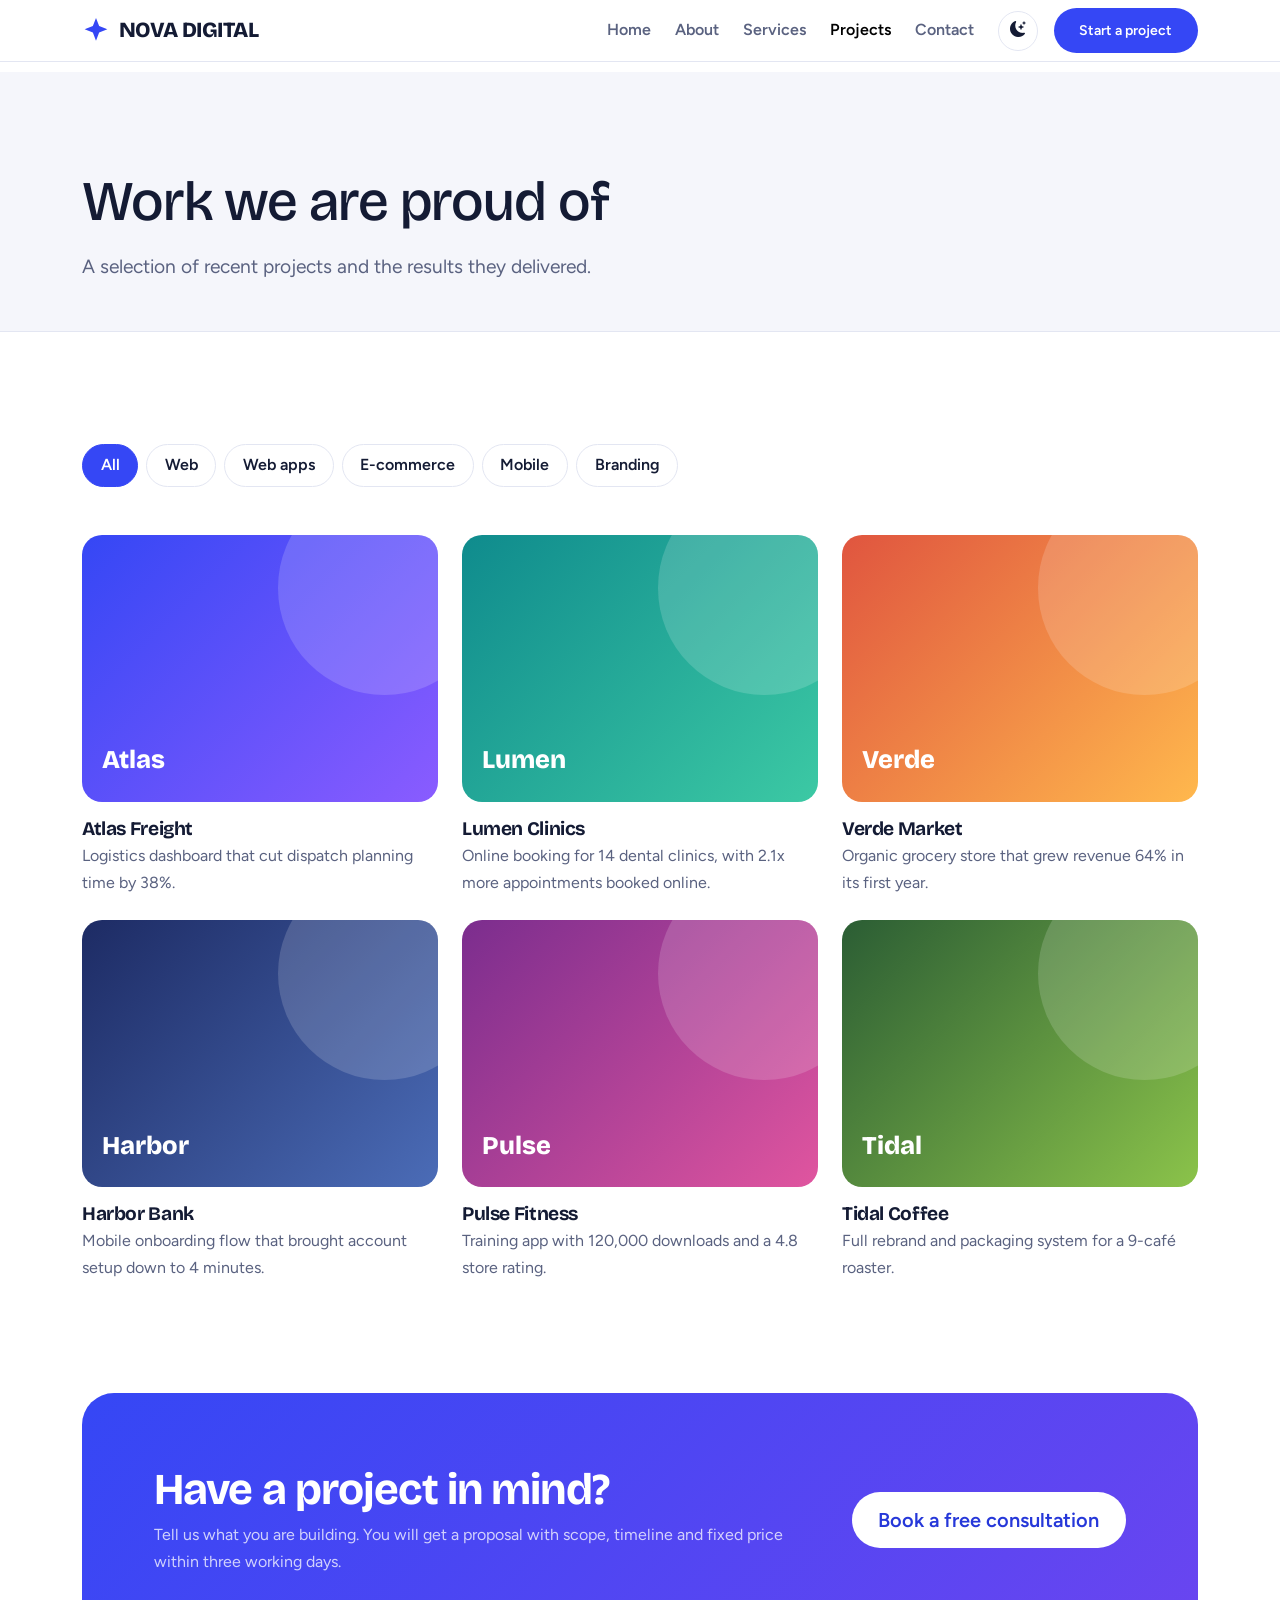
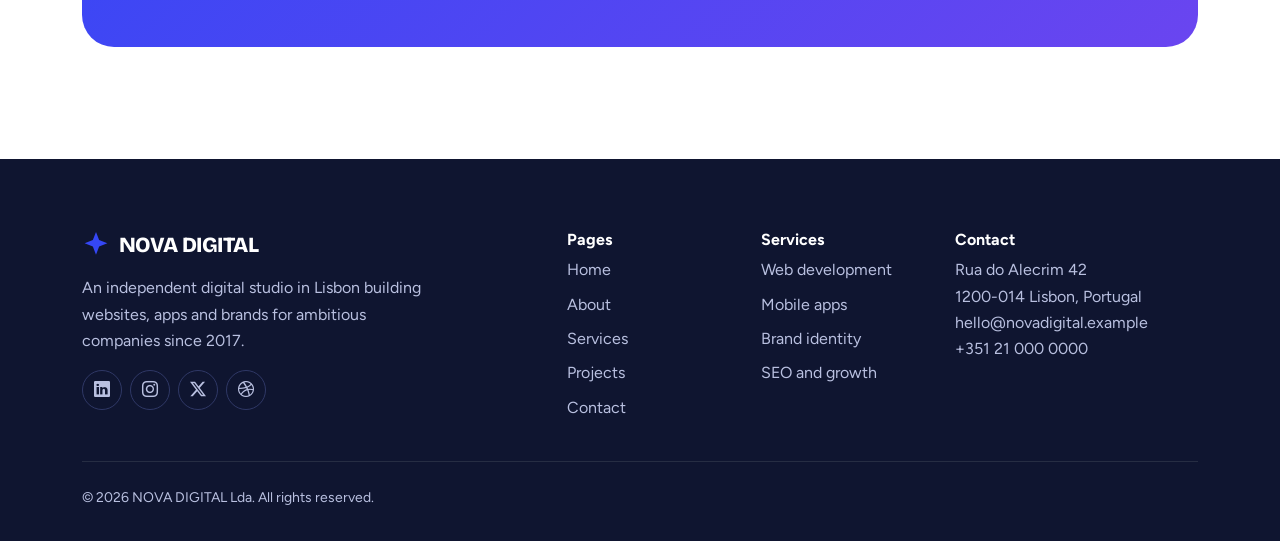
<file: projects.html>
<!DOCTYPE html>
<html lang="en" data-bs-theme="light">
<head>
<meta charset="utf-8">
<meta name="viewport" content="width=device-width, initial-scale=1">
<title>Projects | Case Studies | NOVA DIGITAL</title>
<meta name="description" content="Selected work for logistics, healthcare, retail, fintech and fitness brands. See the results behind each NOVA DIGITAL project.">
<link rel="canonical" href="https://www.novadigital.example/projects.html">
<meta property="og:type" content="website"><meta property="og:site_name" content="NOVA DIGITAL"><meta property="og:title" content="Projects | Case Studies | NOVA DIGITAL"><meta property="og:description" content="Selected work for logistics, healthcare, retail, fintech and fitness brands. See the results behind each NOVA DIGITAL project."><meta property="og:url" content="https://www.novadigital.example/projects.html">
<meta name="theme-color" content="#3547f5">
<link rel="icon" href="data:image/svg+xml,%3Csvg xmlns='http://www.w3.org/2000/svg' viewBox='0 0 32 32'%3E%3Cpath fill='%233547f5' d='M16 1l3.6 9.4L29 14l-9.4 3.6L16 27l-3.6-9.4L3 14l9.4-3.6z'/%3E%3C/svg%3E">
<script>try{var t=localStorage.getItem("nd-theme")||(matchMedia("(prefers-color-scheme: dark)").matches?"dark":"light");document.documentElement.dataset.bsTheme=t}catch(e){}</script>
<link rel="preconnect" href="https://fonts.googleapis.com"><link rel="preconnect" href="https://fonts.gstatic.com" crossorigin>
<link href="https://fonts.googleapis.com/css2?family=Bricolage+Grotesque:opsz,wght@12..96,700;12..96,800&family=Figtree:wght@400;500;600;700&display=swap" rel="stylesheet">
<link href="https://cdn.jsdelivr.net/npm/bootstrap@5.3.3/dist/css/bootstrap.min.css" rel="stylesheet">
<link href="https://cdn.jsdelivr.net/npm/bootstrap-icons@1.11.3/font/bootstrap-icons.min.css" rel="stylesheet">
<link href="assets/css/style.css" rel="stylesheet">
<script type="application/ld+json">{"@context":"https://schema.org","@type":"Organization","name":"NOVA DIGITAL","url":"https://www.novadigital.example","email":"hello@novadigital.example","address":{"@type":"PostalAddress","streetAddress":"Rua do Alecrim 42","addressLocality":"Lisbon","addressCountry":"PT"}}</script>
</head>
<body>
<a class="skip-link" href="#main">Skip to main content</a>
<header>
<nav class="navbar navbar-expand-lg fixed-top" aria-label="Main navigation">
<div class="container">
<a class="navbar-brand" href="index.html"><svg width="28" height="28" viewBox="0 0 32 32" aria-hidden="true"><path fill="currentColor" d="M16 1l3.6 9.4L29 14l-9.4 3.6L16 27l-3.6-9.4L3 14l9.4-3.6z"/></svg>NOVA DIGITAL</a>
<button class="navbar-toggler border-0" type="button" data-bs-toggle="collapse" data-bs-target="#nav" aria-controls="nav" aria-expanded="false" aria-label="Toggle navigation"><span class="navbar-toggler-icon"></span></button>
<div class="collapse navbar-collapse" id="nav">
<ul class="navbar-nav ms-auto align-items-lg-center gap-lg-2">
<li class="nav-item"><a class="nav-link" href="index.html">Home</a></li><li class="nav-item"><a class="nav-link" href="about.html">About</a></li><li class="nav-item"><a class="nav-link" href="services.html">Services</a></li><li class="nav-item"><a class="nav-link active" href="projects.html" aria-current="page">Projects</a></li><li class="nav-item"><a class="nav-link" href="contact.html">Contact</a></li>
<li class="nav-item ms-lg-2 my-2 my-lg-0"><button id="themeToggle" class="theme-toggle" type="button" aria-label="Toggle dark mode" aria-pressed="false"><i class="bi bi-moon-stars-fill" aria-hidden="true"></i><i class="bi bi-sun-fill" aria-hidden="true"></i></button></li>
<li class="nav-item ms-lg-2"><a class="btn btn-nd btn-sm" href="contact.html">Start a project</a></li>
</ul></div></div></nav>
</header>
<main id="main" style="padding-top:4.5rem">
<section class="page-header"><div class="container"><h1 class="h1" style="font-size:clamp(2.2rem,5vw,3.5rem)">Work we are proud of</h1><p class="hero-lead mt-3 mb-0">A selection of recent projects and the results they delivered.</p></div></section>
<section class="section"><div class="container">
<div class="d-flex flex-wrap gap-2 mb-5" role="group" aria-label="Filter projects by type">
<button type="button" class="filter-btn" data-filter="all" aria-pressed="true">All</button><button type="button" class="filter-btn" data-filter="Web" aria-pressed="false">Web</button><button type="button" class="filter-btn" data-filter="Web app" aria-pressed="false">Web apps</button><button type="button" class="filter-btn" data-filter="E-commerce" aria-pressed="false">E-commerce</button><button type="button" class="filter-btn" data-filter="Mobile" aria-pressed="false">Mobile</button><button type="button" class="filter-btn" data-filter="Branding" aria-pressed="false">Branding</button>
</div><div class="row g-4"><div class="col-md-6 col-lg-4 reveal" data-category="Web app"><a class="project" href="contact.html" aria-label="Atlas Freight: Logistics dashboard that cut dispatch planning time by 38%."><div class="thumb g1" aria-hidden="true">Atlas</div><h3>Atlas Freight</h3><p class="text-muted-nd mb-0">Logistics dashboard that cut dispatch planning time by 38%.</p></a></div><div class="col-md-6 col-lg-4 reveal" data-category="Web"><a class="project" href="contact.html" aria-label="Lumen Clinics: Online booking for 14 dental clinics, with 2.1x more appointments booked online."><div class="thumb g2" aria-hidden="true">Lumen</div><h3>Lumen Clinics</h3><p class="text-muted-nd mb-0">Online booking for 14 dental clinics, with 2.1x more appointments booked online.</p></a></div><div class="col-md-6 col-lg-4 reveal" data-category="E-commerce"><a class="project" href="contact.html" aria-label="Verde Market: Organic grocery store that grew revenue 64% in its first year."><div class="thumb g3" aria-hidden="true">Verde</div><h3>Verde Market</h3><p class="text-muted-nd mb-0">Organic grocery store that grew revenue 64% in its first year.</p></a></div><div class="col-md-6 col-lg-4 reveal" data-category="Mobile"><a class="project" href="contact.html" aria-label="Harbor Bank: Mobile onboarding flow that brought account setup down to 4 minutes."><div class="thumb g4" aria-hidden="true">Harbor</div><h3>Harbor Bank</h3><p class="text-muted-nd mb-0">Mobile onboarding flow that brought account setup down to 4 minutes.</p></a></div><div class="col-md-6 col-lg-4 reveal" data-category="Mobile"><a class="project" href="contact.html" aria-label="Pulse Fitness: Training app with 120,000 downloads and a 4.8 store rating."><div class="thumb g5" aria-hidden="true">Pulse</div><h3>Pulse Fitness</h3><p class="text-muted-nd mb-0">Training app with 120,000 downloads and a 4.8 store rating.</p></a></div><div class="col-md-6 col-lg-4 reveal" data-category="Branding"><a class="project" href="contact.html" aria-label="Tidal Coffee: Full rebrand and packaging system for a 9-café roaster."><div class="thumb g6" aria-hidden="true">Tidal</div><h3>Tidal Coffee</h3><p class="text-muted-nd mb-0">Full rebrand and packaging system for a 9-café roaster.</p></a></div></div></div></section>
<section class="section pt-0"><div class="container"><div class="cta-band reveal"><div class="row align-items-center g-4"><div class="col-lg-8"><h2>Have a project in mind?</h2><p class="mb-0 opacity-75">Tell us what you are building. You will get a proposal with scope, timeline and fixed price within three working days.</p></div><div class="col-lg-4 text-lg-end"><a class="btn btn-lg" href="contact.html">Book a free consultation</a></div></div></div></div></section></main>
<footer class="footer">
<div class="container"><div class="row g-5">
<div class="col-lg-4"><a class="navbar-brand mb-3" href="index.html"><svg width="28" height="28" viewBox="0 0 32 32" aria-hidden="true"><path fill="currentColor" d="M16 1l3.6 9.4L29 14l-9.4 3.6L16 27l-3.6-9.4L3 14l9.4-3.6z"/></svg>NOVA DIGITAL</a><p>An independent digital studio in Lisbon building websites, apps and brands for ambitious companies since 2017.</p>
<div class="social"><a href="https://linkedin.com" aria-label="NOVA DIGITAL on LinkedIn"><i class="bi bi-linkedin"></i></a><a href="https://instagram.com" aria-label="NOVA DIGITAL on Instagram"><i class="bi bi-instagram"></i></a><a href="https://x.com" aria-label="NOVA DIGITAL on X"><i class="bi bi-twitter-x"></i></a><a href="https://dribbble.com" aria-label="NOVA DIGITAL on Dribbble"><i class="bi bi-dribbble"></i></a></div></div>
<div class="col-6 col-lg-2 offset-lg-1"><h2>Pages</h2><ul class="list-unstyled"><li class="mb-2"><a href="index.html">Home</a></li><li class="mb-2"><a href="about.html">About</a></li><li class="mb-2"><a href="services.html">Services</a></li><li class="mb-2"><a href="projects.html">Projects</a></li><li class="mb-2"><a href="contact.html">Contact</a></li></ul></div>
<div class="col-6 col-lg-2"><h2>Services</h2><ul class="list-unstyled"><li class="mb-2"><a href="services.html">Web development</a></li><li class="mb-2"><a href="services.html">Mobile apps</a></li><li class="mb-2"><a href="services.html">Brand identity</a></li><li class="mb-2"><a href="services.html">SEO and growth</a></li></ul></div>
<div class="col-lg-3"><h2>Contact</h2><address class="mb-0">Rua do Alecrim 42<br>1200-014 Lisbon, Portugal<br><a href="mailto:hello@novadigital.example">hello@novadigital.example</a><br><a href="tel:+351210000000">+351 21 000 0000</a></address></div>
</div><hr class="my-4 border-secondary"><p class="small mb-0">&copy; <span id="year">2026</span> NOVA DIGITAL Lda. All rights reserved.</p></div>
</footer>
<script src="https://cdn.jsdelivr.net/npm/bootstrap@5.3.3/dist/js/bootstrap.bundle.min.js" defer></script>
<script src="assets/js/main.js" defer></script>
</body>
</html>
</file>
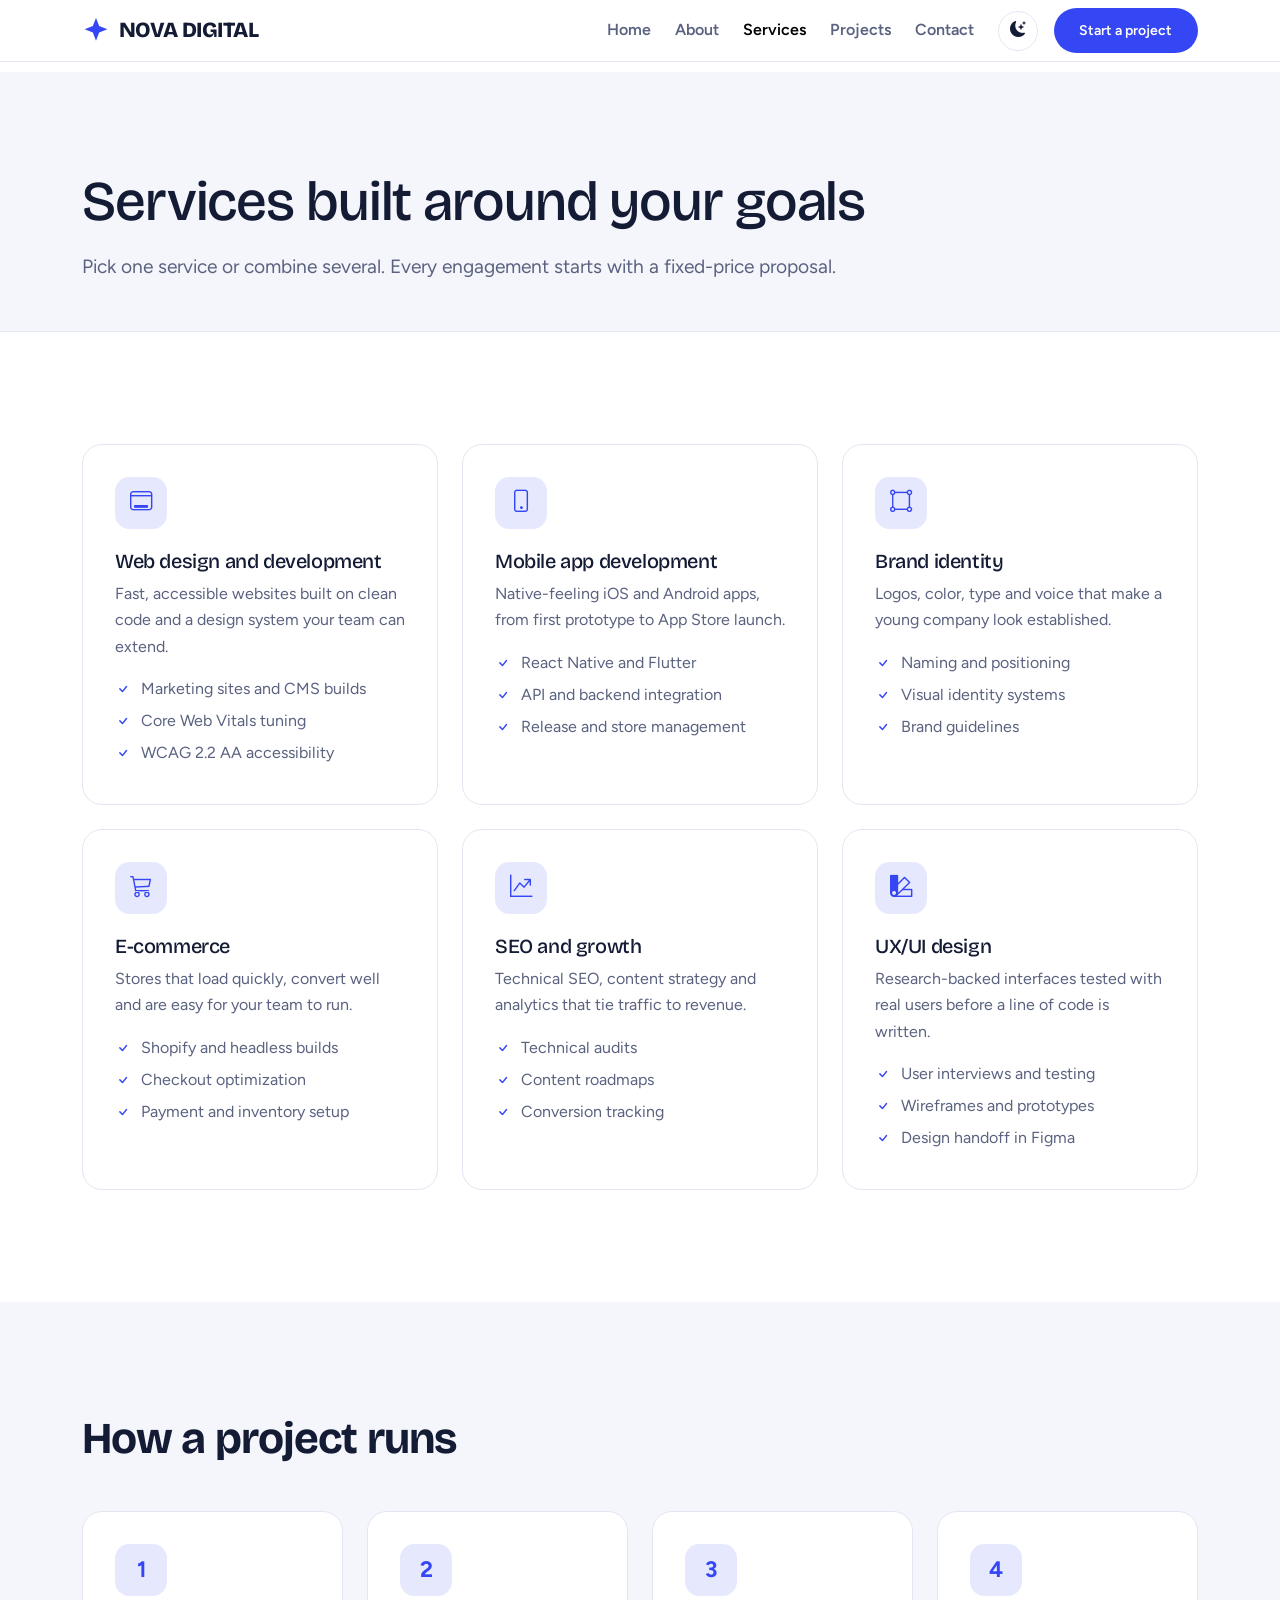
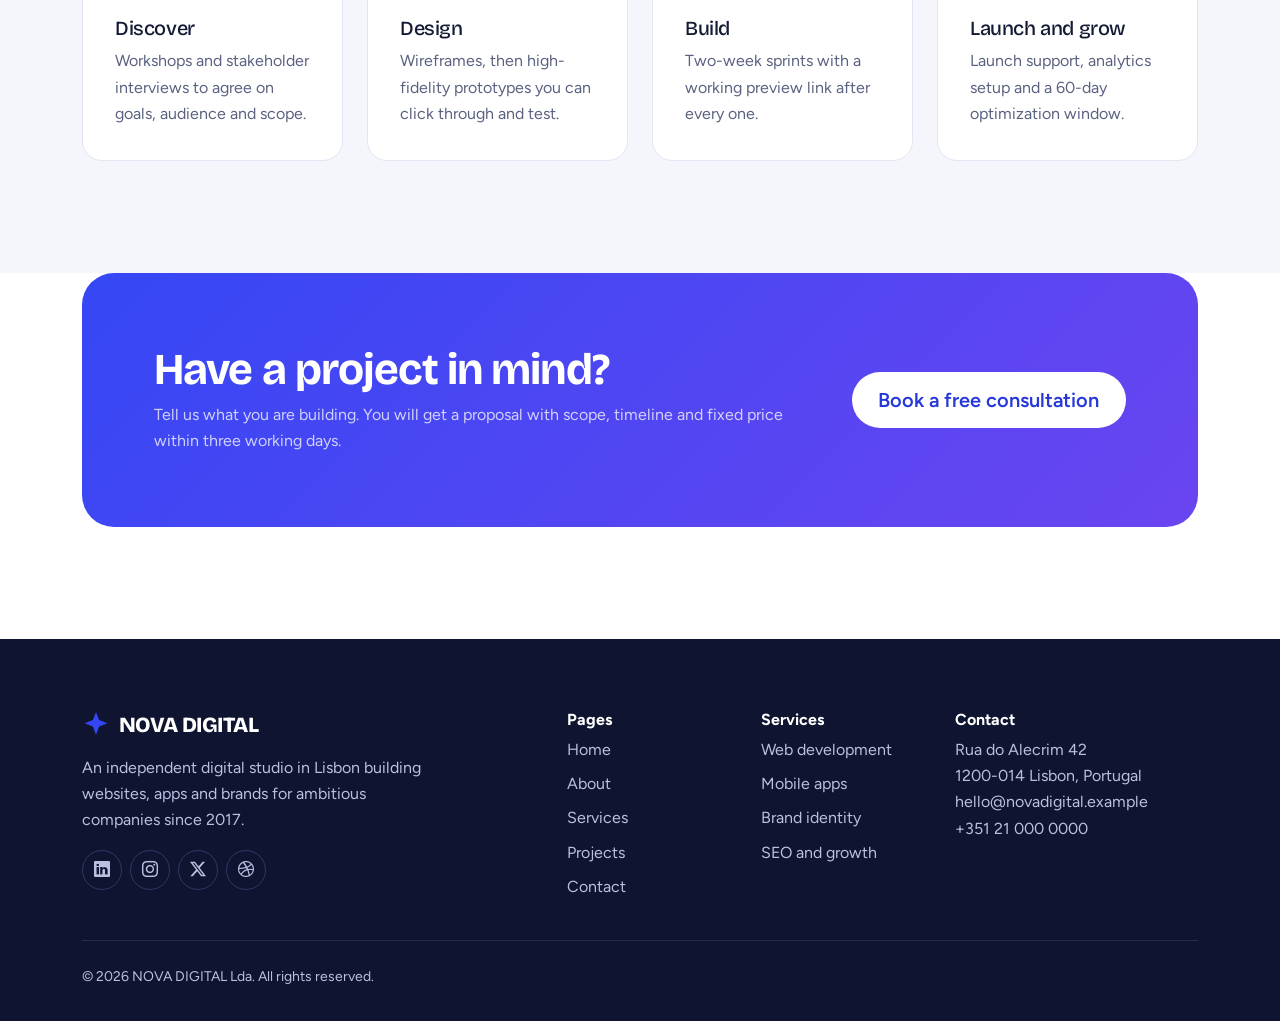
<file: services.html>
<!DOCTYPE html>
<html lang="en" data-bs-theme="light">
<head>
<meta charset="utf-8">
<meta name="viewport" content="width=device-width, initial-scale=1">
<title>Services | Web, Apps, Branding and SEO | NOVA DIGITAL</title>
<meta name="description" content="Web design and development, mobile apps, branding, e-commerce, SEO and UX design from one Lisbon studio. Fixed-price proposals in three days.">
<link rel="canonical" href="https://www.novadigital.example/services.html">
<meta property="og:type" content="website"><meta property="og:site_name" content="NOVA DIGITAL"><meta property="og:title" content="Services | Web, Apps, Branding and SEO | NOVA DIGITAL"><meta property="og:description" content="Web design and development, mobile apps, branding, e-commerce, SEO and UX design from one Lisbon studio. Fixed-price proposals in three days."><meta property="og:url" content="https://www.novadigital.example/services.html">
<meta name="theme-color" content="#3547f5">
<link rel="icon" href="data:image/svg+xml,%3Csvg xmlns='http://www.w3.org/2000/svg' viewBox='0 0 32 32'%3E%3Cpath fill='%233547f5' d='M16 1l3.6 9.4L29 14l-9.4 3.6L16 27l-3.6-9.4L3 14l9.4-3.6z'/%3E%3C/svg%3E">
<script>try{var t=localStorage.getItem("nd-theme")||(matchMedia("(prefers-color-scheme: dark)").matches?"dark":"light");document.documentElement.dataset.bsTheme=t}catch(e){}</script>
<link rel="preconnect" href="https://fonts.googleapis.com"><link rel="preconnect" href="https://fonts.gstatic.com" crossorigin>
<link href="https://fonts.googleapis.com/css2?family=Bricolage+Grotesque:opsz,wght@12..96,700;12..96,800&family=Figtree:wght@400;500;600;700&display=swap" rel="stylesheet">
<link href="https://cdn.jsdelivr.net/npm/bootstrap@5.3.3/dist/css/bootstrap.min.css" rel="stylesheet">
<link href="https://cdn.jsdelivr.net/npm/bootstrap-icons@1.11.3/font/bootstrap-icons.min.css" rel="stylesheet">
<link href="assets/css/style.css" rel="stylesheet">
<script type="application/ld+json">{"@context":"https://schema.org","@type":"Organization","name":"NOVA DIGITAL","url":"https://www.novadigital.example","email":"hello@novadigital.example","address":{"@type":"PostalAddress","streetAddress":"Rua do Alecrim 42","addressLocality":"Lisbon","addressCountry":"PT"}}</script>
</head>
<body>
<a class="skip-link" href="#main">Skip to main content</a>
<header>
<nav class="navbar navbar-expand-lg fixed-top" aria-label="Main navigation">
<div class="container">
<a class="navbar-brand" href="index.html"><svg width="28" height="28" viewBox="0 0 32 32" aria-hidden="true"><path fill="currentColor" d="M16 1l3.6 9.4L29 14l-9.4 3.6L16 27l-3.6-9.4L3 14l9.4-3.6z"/></svg>NOVA DIGITAL</a>
<button class="navbar-toggler border-0" type="button" data-bs-toggle="collapse" data-bs-target="#nav" aria-controls="nav" aria-expanded="false" aria-label="Toggle navigation"><span class="navbar-toggler-icon"></span></button>
<div class="collapse navbar-collapse" id="nav">
<ul class="navbar-nav ms-auto align-items-lg-center gap-lg-2">
<li class="nav-item"><a class="nav-link" href="index.html">Home</a></li><li class="nav-item"><a class="nav-link" href="about.html">About</a></li><li class="nav-item"><a class="nav-link active" href="services.html" aria-current="page">Services</a></li><li class="nav-item"><a class="nav-link" href="projects.html">Projects</a></li><li class="nav-item"><a class="nav-link" href="contact.html">Contact</a></li>
<li class="nav-item ms-lg-2 my-2 my-lg-0"><button id="themeToggle" class="theme-toggle" type="button" aria-label="Toggle dark mode" aria-pressed="false"><i class="bi bi-moon-stars-fill" aria-hidden="true"></i><i class="bi bi-sun-fill" aria-hidden="true"></i></button></li>
<li class="nav-item ms-lg-2"><a class="btn btn-nd btn-sm" href="contact.html">Start a project</a></li>
</ul></div></div></nav>
</header>
<main id="main" style="padding-top:4.5rem">
<section class="page-header"><div class="container"><h1 class="h1" style="font-size:clamp(2.2rem,5vw,3.5rem)">Services built around your goals</h1><p class="hero-lead mt-3 mb-0">Pick one service or combine several. Every engagement starts with a fixed-price proposal.</p></div></section>
<section class="section"><div class="container"><div class="row g-4"><div class="col-md-6 col-lg-4 reveal"><article class="nd-card"><div class="icon-box"><i class="bi bi-window-desktop" aria-hidden="true"></i></div><h3 class="h5">Web design and development</h3><p class="text-muted-nd mb-0">Fast, accessible websites built on clean code and a design system your team can extend.</p><ul class="check-list"><li>Marketing sites and CMS builds</li><li>Core Web Vitals tuning</li><li>WCAG 2.2 AA accessibility</li></ul></article></div><div class="col-md-6 col-lg-4 reveal"><article class="nd-card"><div class="icon-box"><i class="bi bi-phone" aria-hidden="true"></i></div><h3 class="h5">Mobile app development</h3><p class="text-muted-nd mb-0">Native-feeling iOS and Android apps, from first prototype to App Store launch.</p><ul class="check-list"><li>React Native and Flutter</li><li>API and backend integration</li><li>Release and store management</li></ul></article></div><div class="col-md-6 col-lg-4 reveal"><article class="nd-card"><div class="icon-box"><i class="bi bi-bounding-box-circles" aria-hidden="true"></i></div><h3 class="h5">Brand identity</h3><p class="text-muted-nd mb-0">Logos, color, type and voice that make a young company look established.</p><ul class="check-list"><li>Naming and positioning</li><li>Visual identity systems</li><li>Brand guidelines</li></ul></article></div><div class="col-md-6 col-lg-4 reveal"><article class="nd-card"><div class="icon-box"><i class="bi bi-cart3" aria-hidden="true"></i></div><h3 class="h5">E-commerce</h3><p class="text-muted-nd mb-0">Stores that load quickly, convert well and are easy for your team to run.</p><ul class="check-list"><li>Shopify and headless builds</li><li>Checkout optimization</li><li>Payment and inventory setup</li></ul></article></div><div class="col-md-6 col-lg-4 reveal"><article class="nd-card"><div class="icon-box"><i class="bi bi-graph-up-arrow" aria-hidden="true"></i></div><h3 class="h5">SEO and growth</h3><p class="text-muted-nd mb-0">Technical SEO, content strategy and analytics that tie traffic to revenue.</p><ul class="check-list"><li>Technical audits</li><li>Content roadmaps</li><li>Conversion tracking</li></ul></article></div><div class="col-md-6 col-lg-4 reveal"><article class="nd-card"><div class="icon-box"><i class="bi bi-palette2" aria-hidden="true"></i></div><h3 class="h5">UX/UI design</h3><p class="text-muted-nd mb-0">Research-backed interfaces tested with real users before a line of code is written.</p><ul class="check-list"><li>User interviews and testing</li><li>Wireframes and prototypes</li><li>Design handoff in Figma</li></ul></article></div></div></div></section>
<section class="section section-alt" aria-labelledby="proc"><div class="container"><h2 id="proc" class="mb-5 reveal">How a project runs</h2><ol class="row g-4 list-unstyled mb-0">
<li class="col-md-6 col-lg-3 reveal"><div class="nd-card"><span class="icon-box fw-bold" aria-hidden="true">1</span><h3 class="h5">Discover</h3><p class="text-muted-nd mb-0">Workshops and stakeholder interviews to agree on goals, audience and scope.</p></div></li><li class="col-md-6 col-lg-3 reveal"><div class="nd-card"><span class="icon-box fw-bold" aria-hidden="true">2</span><h3 class="h5">Design</h3><p class="text-muted-nd mb-0">Wireframes, then high-fidelity prototypes you can click through and test.</p></div></li><li class="col-md-6 col-lg-3 reveal"><div class="nd-card"><span class="icon-box fw-bold" aria-hidden="true">3</span><h3 class="h5">Build</h3><p class="text-muted-nd mb-0">Two-week sprints with a working preview link after every one.</p></div></li><li class="col-md-6 col-lg-3 reveal"><div class="nd-card"><span class="icon-box fw-bold" aria-hidden="true">4</span><h3 class="h5">Launch and grow</h3><p class="text-muted-nd mb-0">Launch support, analytics setup and a 60-day optimization window.</p></div></li>
</ol></div></section>
<section class="section pt-0"><div class="container"><div class="cta-band reveal"><div class="row align-items-center g-4"><div class="col-lg-8"><h2>Have a project in mind?</h2><p class="mb-0 opacity-75">Tell us what you are building. You will get a proposal with scope, timeline and fixed price within three working days.</p></div><div class="col-lg-4 text-lg-end"><a class="btn btn-lg" href="contact.html">Book a free consultation</a></div></div></div></div></section></main>
<footer class="footer">
<div class="container"><div class="row g-5">
<div class="col-lg-4"><a class="navbar-brand mb-3" href="index.html"><svg width="28" height="28" viewBox="0 0 32 32" aria-hidden="true"><path fill="currentColor" d="M16 1l3.6 9.4L29 14l-9.4 3.6L16 27l-3.6-9.4L3 14l9.4-3.6z"/></svg>NOVA DIGITAL</a><p>An independent digital studio in Lisbon building websites, apps and brands for ambitious companies since 2017.</p>
<div class="social"><a href="https://linkedin.com" aria-label="NOVA DIGITAL on LinkedIn"><i class="bi bi-linkedin"></i></a><a href="https://instagram.com" aria-label="NOVA DIGITAL on Instagram"><i class="bi bi-instagram"></i></a><a href="https://x.com" aria-label="NOVA DIGITAL on X"><i class="bi bi-twitter-x"></i></a><a href="https://dribbble.com" aria-label="NOVA DIGITAL on Dribbble"><i class="bi bi-dribbble"></i></a></div></div>
<div class="col-6 col-lg-2 offset-lg-1"><h2>Pages</h2><ul class="list-unstyled"><li class="mb-2"><a href="index.html">Home</a></li><li class="mb-2"><a href="about.html">About</a></li><li class="mb-2"><a href="services.html">Services</a></li><li class="mb-2"><a href="projects.html">Projects</a></li><li class="mb-2"><a href="contact.html">Contact</a></li></ul></div>
<div class="col-6 col-lg-2"><h2>Services</h2><ul class="list-unstyled"><li class="mb-2"><a href="services.html">Web development</a></li><li class="mb-2"><a href="services.html">Mobile apps</a></li><li class="mb-2"><a href="services.html">Brand identity</a></li><li class="mb-2"><a href="services.html">SEO and growth</a></li></ul></div>
<div class="col-lg-3"><h2>Contact</h2><address class="mb-0">Rua do Alecrim 42<br>1200-014 Lisbon, Portugal<br><a href="mailto:hello@novadigital.example">hello@novadigital.example</a><br><a href="tel:+351210000000">+351 21 000 0000</a></address></div>
</div><hr class="my-4 border-secondary"><p class="small mb-0">&copy; <span id="year">2026</span> NOVA DIGITAL Lda. All rights reserved.</p></div>
</footer>
<script src="https://cdn.jsdelivr.net/npm/bootstrap@5.3.3/dist/js/bootstrap.bundle.min.js" defer></script>
<script src="assets/js/main.js" defer></script>
</body>
</html>
</file>
<file: assets/css/style.css>
/* NOVA DIGITAL — custom styles on top of Bootstrap 5.3 */
:root {
  --nd-primary: #3547f5;
  --nd-primary-rgb: 53, 71, 245;
  --nd-accent: #ffb84d;
  --nd-ink: #141b34;
  --nd-surface: #f5f6fb;
  --nd-card: #ffffff;
  --nd-muted: #5a6280;
  --nd-border: #e3e6f2;
  --bs-body-font-family: "Figtree", system-ui, -apple-system, "Segoe UI", sans-serif;
  --bs-body-color: var(--nd-ink);
  --bs-body-bg: #ffffff;
  --bs-link-color: var(--nd-primary);
  --nd-radius: 1.25rem;
}
[data-bs-theme="dark"] {
  --nd-primary: #7c89ff;
  --nd-primary-rgb: 124, 137, 255;
  --nd-ink: #eceffc;
  --nd-surface: #131a31;
  --nd-card: #1a2240;
  --nd-muted: #a3abc8;
  --nd-border: #2a3358;
  --bs-body-bg: #0d1226;
  --bs-body-color: var(--nd-ink);
}

html { scroll-behavior: smooth; scroll-padding-top: 5rem; }
body { line-height: 1.65; -webkit-font-smoothing: antialiased; }
h1, h2, h3, h4, .navbar-brand { font-family: "Bricolage Grotesque", var(--bs-body-font-family); letter-spacing: -0.02em; line-height: 1.12; }
h1 { font-size: clamp(2.5rem, 6vw, 4.5rem); font-weight: 800; }
h2 { font-size: clamp(1.9rem, 3.8vw, 2.75rem); font-weight: 700; }
h3 { font-weight: 700; }
p { max-width: 65ch; }
.text-muted-nd { color: var(--nd-muted); }
.section { padding: clamp(4rem, 9vw, 7rem) 0; }
.section-alt { background: var(--nd-surface); }

/* Skip link + focus */
.skip-link { position: absolute; left: 1rem; top: -4rem; z-index: 2000; background: var(--nd-primary); color: #fff; padding: .6rem 1rem; border-radius: .5rem; }
.skip-link:focus { top: 1rem; color: #fff; }
:focus-visible { outline: 3px solid var(--nd-accent); outline-offset: 3px; border-radius: .25rem; }

/* Buttons */
.btn { font-weight: 600; border-radius: 999px; padding: .75rem 1.6rem; transition: transform .2s, box-shadow .2s, background-color .2s; }
.btn-nd { background: var(--nd-primary); color: #fff; border: 0; }
.btn-nd:hover, .btn-nd:focus { background: #2638d9; color: #fff; transform: translateY(-2px); box-shadow: 0 10px 24px rgba(var(--nd-primary-rgb), .35); }
[data-bs-theme="dark"] .btn-nd { color: #0d1226; }
[data-bs-theme="dark"] .btn-nd:hover { background: #95a0ff; color: #0d1226; }
.btn-ghost { border: 2px solid var(--nd-border); color: var(--nd-ink); background: transparent; }
.btn-ghost:hover { border-color: var(--nd-primary); color: var(--nd-primary); }

/* Navbar */
.navbar { background: color-mix(in srgb, var(--bs-body-bg) 88%, transparent); backdrop-filter: blur(12px); border-bottom: 1px solid var(--nd-border); }
.navbar-brand { font-weight: 800; font-size: 1.35rem; color: var(--nd-ink); display: flex; align-items: center; gap: .55rem; }
.navbar-brand svg { color: var(--nd-primary); }
.nav-link { font-weight: 600; color: var(--nd-muted); }
.nav-link:hover, .nav-link.active { color: var(--nd-primary); }
.theme-toggle { border: 1px solid var(--nd-border); background: transparent; color: var(--nd-ink); width: 2.5rem; height: 2.5rem; border-radius: 50%; }
.theme-toggle:hover { border-color: var(--nd-primary); }
.theme-toggle .bi-sun-fill { display: none; }
[data-bs-theme="dark"] .theme-toggle .bi-sun-fill { display: inline; }
[data-bs-theme="dark"] .theme-toggle .bi-moon-stars-fill { display: none; }

/* Hero */
.hero { position: relative; overflow: hidden; padding: clamp(4rem, 10vw, 8rem) 0 clamp(3rem, 7vw, 6rem); }
.hero::before { content: ""; position: absolute; width: 46rem; height: 46rem; right: -14rem; top: -12rem; border-radius: 50%;
  background: radial-gradient(circle, rgba(var(--nd-primary-rgb), .28), rgba(var(--nd-primary-rgb), 0) 65%); z-index: -1; }
.hero-lead { font-size: 1.2rem; color: var(--nd-muted); }
.hero-orbit { position: relative; aspect-ratio: 1; max-width: 26rem; margin-inline: auto; }
.hero-orbit .ring { position: absolute; inset: 0; border: 1.5px dashed var(--nd-border); border-radius: 50%; animation: spin 40s linear infinite; }
.hero-orbit .ring.r2 { inset: 14%; animation-duration: 28s; animation-direction: reverse; }
.hero-orbit .core { position: absolute; inset: 32%; border-radius: 50%; background: linear-gradient(135deg, var(--nd-primary), #8a5cff); display: grid; place-items: center; color: #fff; box-shadow: 0 0 80px rgba(var(--nd-primary-rgb), .55); }
.hero-orbit .dot { position: absolute; top: -.6rem; left: 50%; width: 1.2rem; height: 1.2rem; border-radius: 50%; background: var(--nd-accent); }
.hero-badge { position: absolute; background: var(--nd-card); border: 1px solid var(--nd-border); border-radius: 1rem; padding: .6rem 1rem; font-weight: 700; font-size: .9rem; box-shadow: 0 12px 30px rgba(20, 27, 52, .12); }
@keyframes spin { to { transform: rotate(360deg); } }

/* Stats */
.stat strong { display: block; font-family: "Bricolage Grotesque", sans-serif; font-size: clamp(2rem, 4vw, 2.75rem); font-weight: 800; color: var(--nd-primary); line-height: 1; }

/* Cards */
.nd-card { background: var(--nd-card); border: 1px solid var(--nd-border); border-radius: var(--nd-radius); padding: 2rem; height: 100%; transition: border-color .25s, transform .25s; }
.nd-card:hover { border-color: var(--nd-primary); transform: translateY(-4px); }
.icon-box { width: 3.25rem; height: 3.25rem; border-radius: .9rem; display: grid; place-items: center; font-size: 1.4rem; color: var(--nd-primary); background: rgba(var(--nd-primary-rgb), .12); margin-bottom: 1.25rem; }
.check-list { list-style: none; padding: 0; margin: 1rem 0 0; color: var(--nd-muted); }
.check-list li { padding-left: 1.6rem; position: relative; margin-bottom: .35rem; }
.check-list li::before { content: "\F26E"; font-family: "bootstrap-icons"; position: absolute; left: 0; color: var(--nd-primary); }

/* Projects */
.project { display: block; color: inherit; text-decoration: none; }
.project .thumb { aspect-ratio: 4 / 3; border-radius: var(--nd-radius); display: flex; align-items: flex-end; padding: 1.25rem; color: #fff; font-family: "Bricolage Grotesque", sans-serif; font-size: 1.6rem; font-weight: 800; position: relative; overflow: hidden; transition: transform .3s; }
.project .thumb::after { content: ""; position: absolute; width: 60%; aspect-ratio: 1; border-radius: 50%; right: -15%; top: -20%; background: rgba(255, 255, 255, .16); }
.project:hover .thumb { transform: scale(1.02); }
.project h3 { font-size: 1.2rem; margin: 1rem 0 .25rem; }
.g1 { background: linear-gradient(135deg, #3547f5, #8a5cff); }
.g2 { background: linear-gradient(135deg, #0f8b8d, #3cc9a4); }
.g3 { background: linear-gradient(135deg, #e0553f, #ffb84d); }
.g4 { background: linear-gradient(135deg, #1d2b64, #4b6cb7); }
.g5 { background: linear-gradient(135deg, #7b2d8e, #e0559f); }
.g6 { background: linear-gradient(135deg, #2b5d34, #8bc34a); }
.filter-btn { border: 1px solid var(--nd-border); background: transparent; color: var(--nd-ink); border-radius: 999px; padding: .45rem 1.1rem; font-weight: 600; }
.filter-btn[aria-pressed="true"] { background: var(--nd-primary); border-color: var(--nd-primary); color: #fff; }
[data-bs-theme="dark"] .filter-btn[aria-pressed="true"] { color: #0d1226; }

/* Page header, CTA, quote */
.page-header { padding: clamp(3.5rem, 8vw, 6rem) 0 clamp(2rem, 4vw, 3rem); background: var(--nd-surface); border-bottom: 1px solid var(--nd-border); }
.cta-band { background: linear-gradient(135deg, var(--nd-primary), #6a45f0); color: #fff; border-radius: 2rem; padding: clamp(2.5rem, 6vw, 4.5rem); }
.cta-band .btn { background: #fff; color: #2638d9; }
.quote { font-family: "Bricolage Grotesque", sans-serif; font-size: clamp(1.4rem, 3vw, 2rem); font-weight: 600; line-height: 1.3; }
.avatar { width: 4.5rem; height: 4.5rem; border-radius: 50%; display: grid; place-items: center; color: #fff; font-weight: 800; font-size: 1.3rem; margin-bottom: 1rem; }

/* Forms */
.form-control, .form-select { border-radius: .8rem; padding: .8rem 1rem; background-color: var(--nd-card); border-color: var(--nd-border); }
.form-control:focus, .form-select:focus { border-color: var(--nd-primary); box-shadow: 0 0 0 .25rem rgba(var(--nd-primary-rgb), .2); }

/* Footer */
.footer { background: #0f1530; color: #b9c0e0; padding: 4.5rem 0 2rem; }
.footer a { color: #b9c0e0; text-decoration: none; }
.footer a:hover { color: #fff; text-decoration: underline; }
.footer h2 { font-size: 1rem; color: #fff; font-family: var(--bs-body-font-family); letter-spacing: 0; }
.footer .navbar-brand { color: #fff; }
.social a { width: 2.5rem; height: 2.5rem; display: inline-grid; place-items: center; border: 1px solid #2f3866; border-radius: 50%; margin-right: .5rem; }
.social a:hover { background: var(--nd-primary); border-color: var(--nd-primary); text-decoration: none; }

/* Reveal on scroll */
.reveal { opacity: 0; transform: translateY(18px); transition: opacity .7s ease, transform .7s ease; }
.reveal.visible { opacity: 1; transform: none; }
@media (prefers-reduced-motion: reduce) {
  html { scroll-behavior: auto; }
  .reveal { opacity: 1; transform: none; transition: none; }
  .hero-orbit .ring { animation: none; }
  .btn, .nd-card, .project .thumb { transition: none; }
}
/* Screenshot mode: show all reveal elements */
html.screenshot-mode .reveal {
  opacity: 1 !important;
  transform: none !important;
  transition: none !important;
}
</file>
